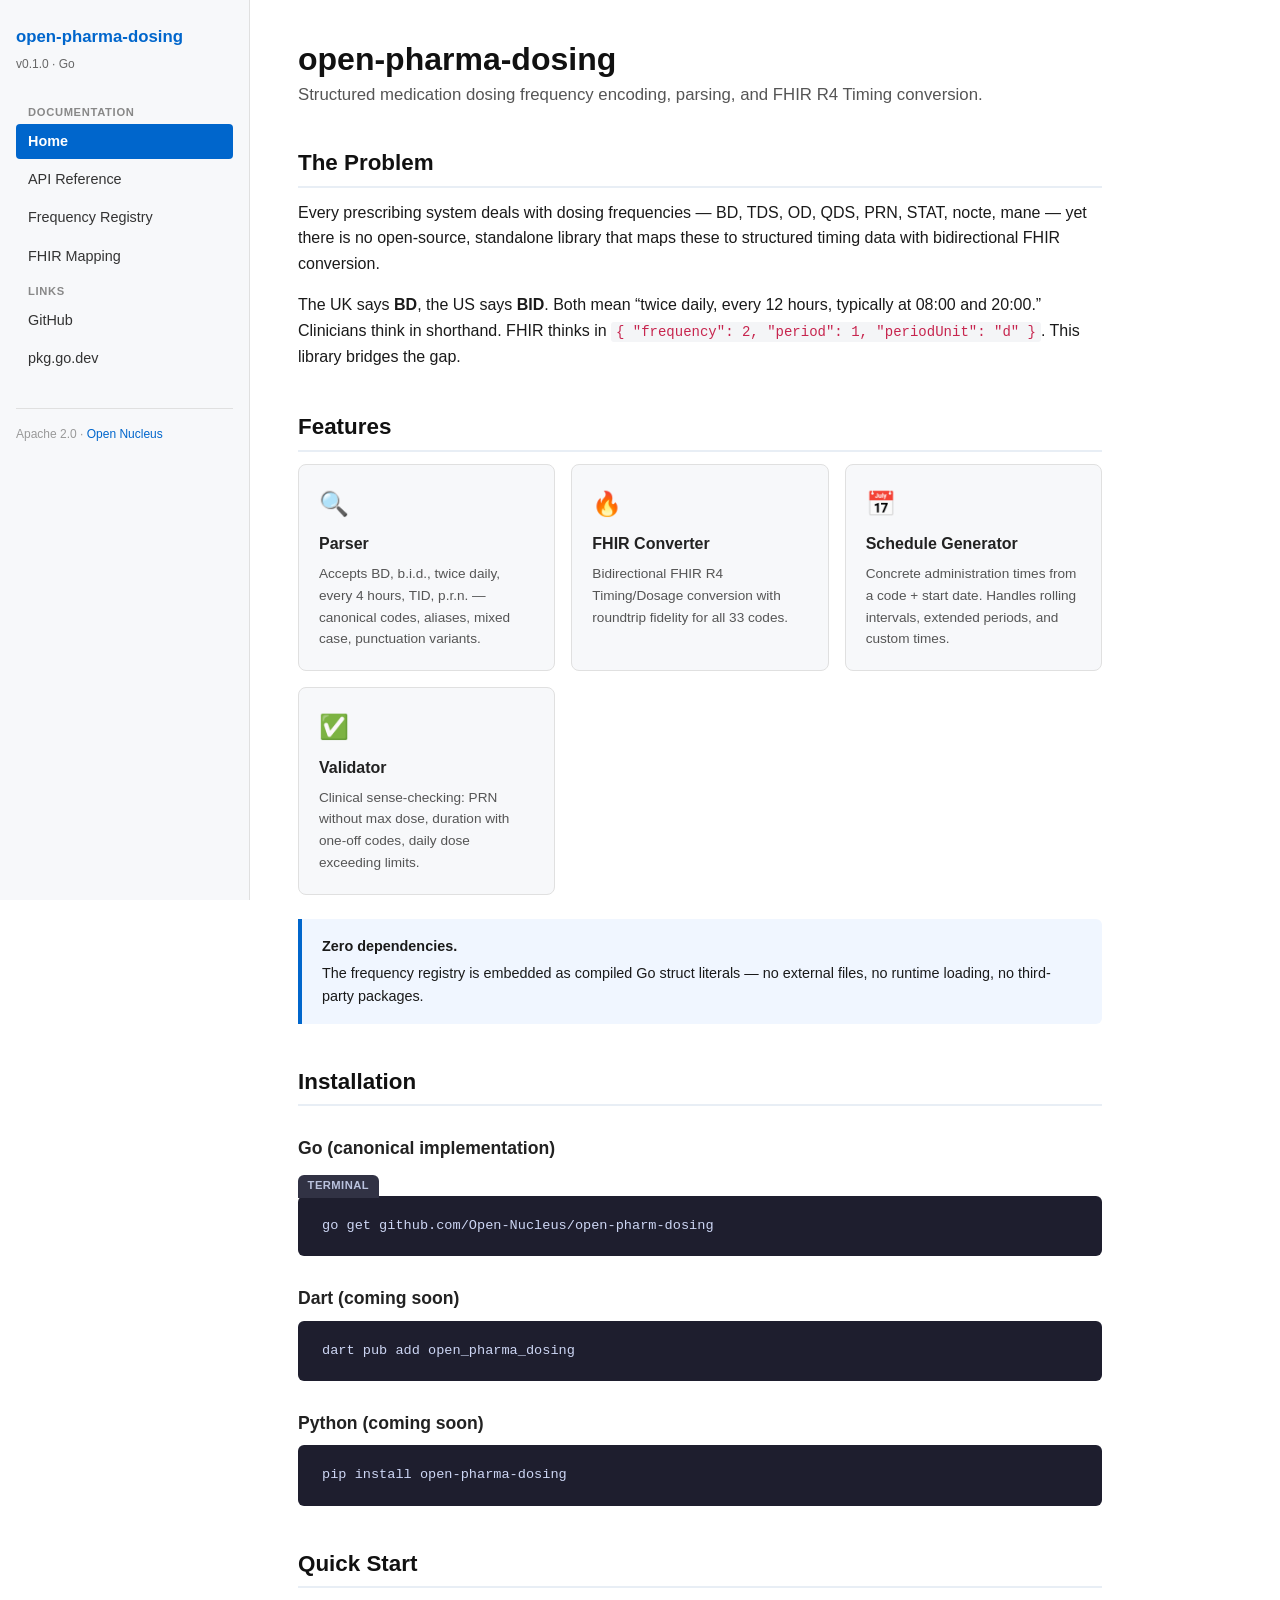
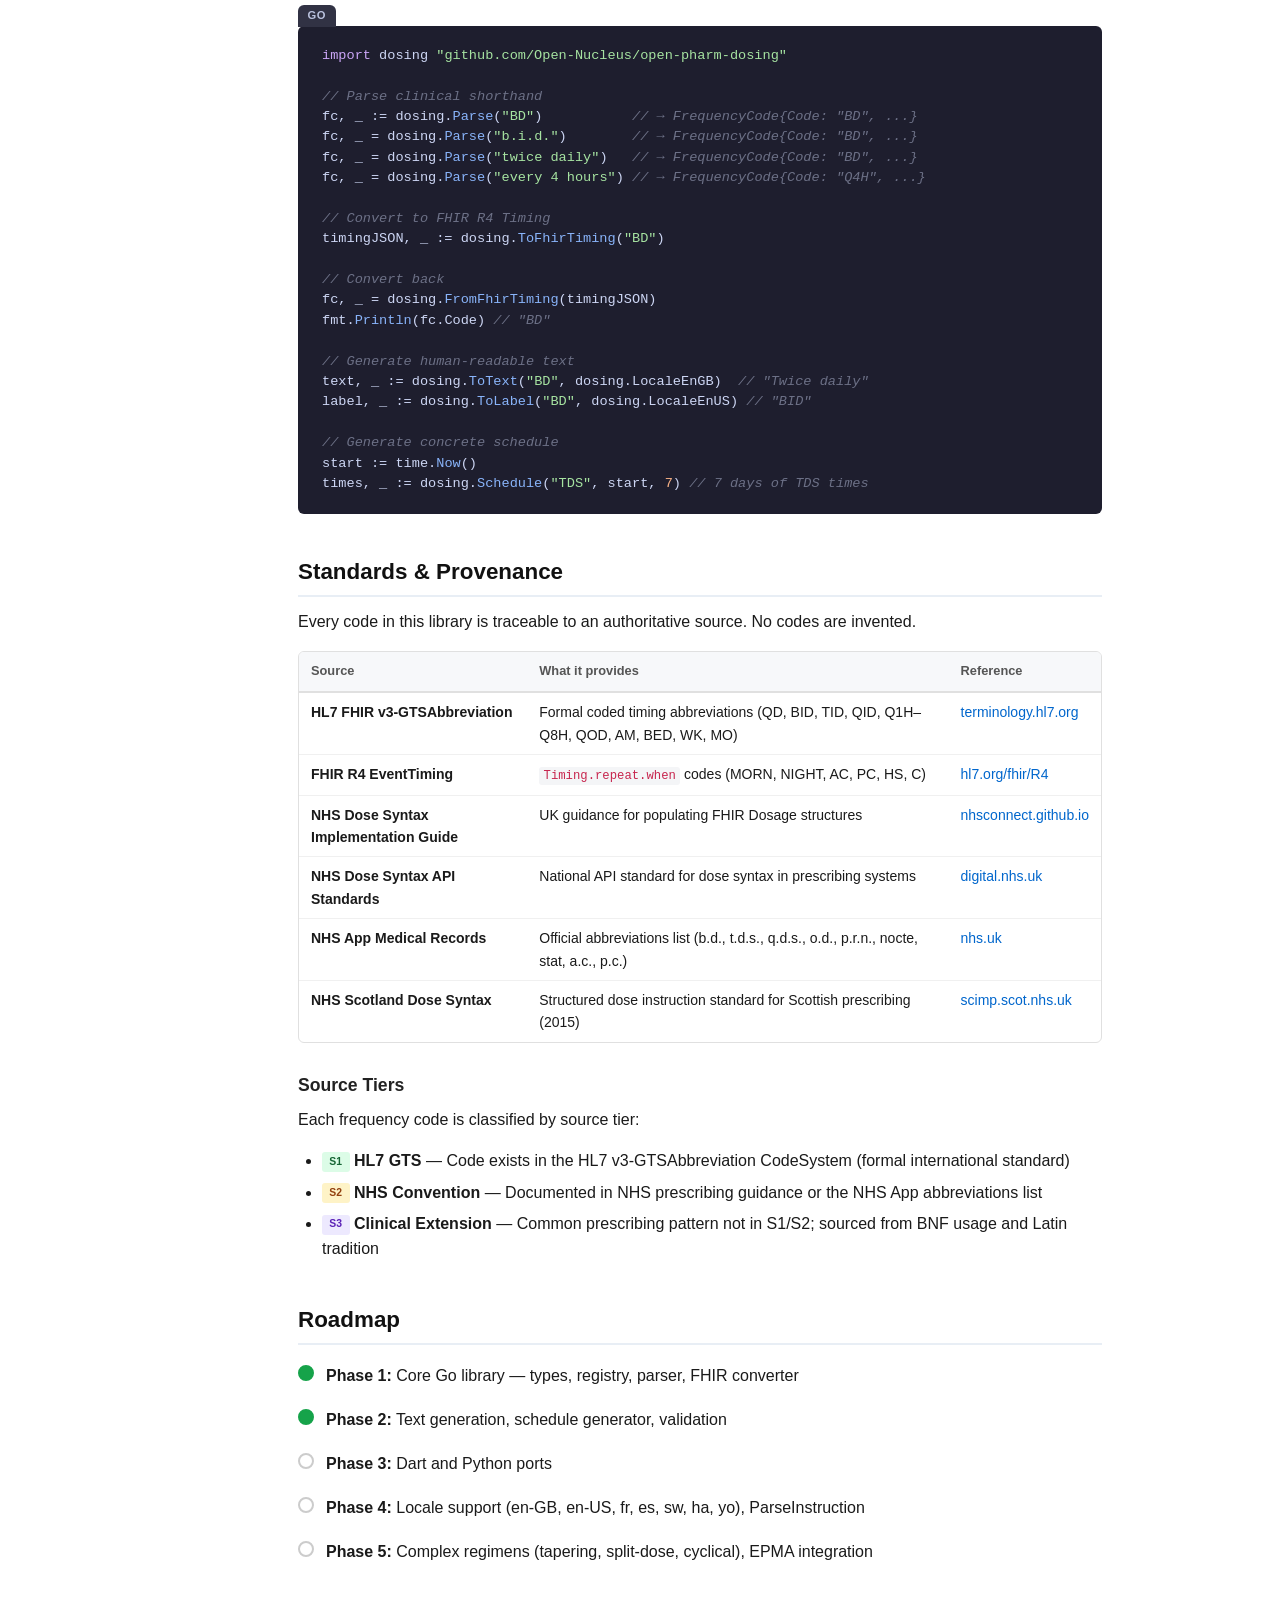
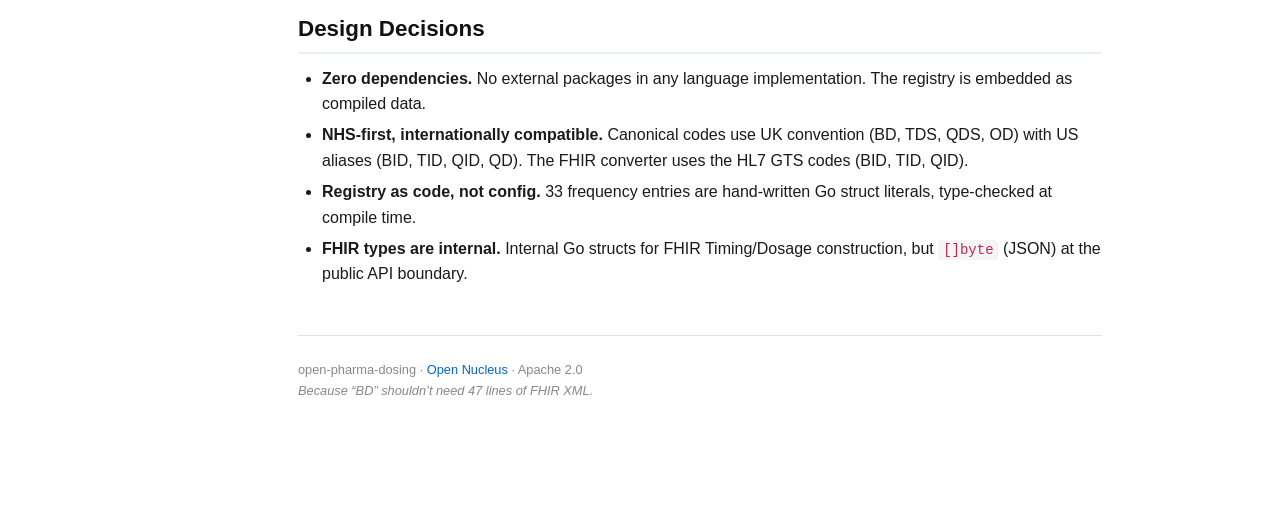
<file: docs/index.html>
<!DOCTYPE html>
<html lang="en">
<head>
  <meta charset="utf-8">
  <meta name="viewport" content="width=device-width, initial-scale=1">
  <title>open-pharma-dosing</title>
  <meta name="description" content="Zero-dependency library for structured medication dosing frequency encoding, parsing, and FHIR R4 Timing conversion.">
  <link rel="stylesheet" href="style.css">
</head>
<body>

<input type="checkbox" class="hamburger-toggle" id="menu-toggle">
<label class="hamburger-label" for="menu-toggle" aria-label="Toggle menu">&#9776;</label>
<div class="overlay" onclick="document.getElementById('menu-toggle').checked=false"></div>

<div class="page">

<!-- ── Sidebar ──────────────────────────────────────────────── -->
<aside class="sidebar">
  <a href="index.html" class="sidebar-brand">open-pharma-dosing</a>
  <span class="sidebar-version">v0.1.0 &middot; Go</span>
  <nav>
    <span class="nav-section">Documentation</span>
    <a href="index.html" class="active">Home</a>
    <a href="api.html">API Reference</a>
    <a href="registry.html">Frequency Registry</a>
    <a href="fhir.html">FHIR Mapping</a>
    <span class="nav-section">Links</span>
    <a href="https://github.com/Open-Nucleus/open-pharm-dosing">GitHub</a>
    <a href="https://pkg.go.dev/github.com/Open-Nucleus/open-pharm-dosing">pkg.go.dev</a>
  </nav>
  <div class="sidebar-footer">
    Apache 2.0 &middot; <a href="https://github.com/Open-Nucleus">Open Nucleus</a>
  </div>
</aside>

<!-- ── Main Content ────────────────────────────────────────── -->
<main class="main">

<h1>open-pharma-dosing
  <span class="subtitle">Structured medication dosing frequency encoding, parsing, and FHIR R4 Timing conversion.</span>
</h1>

<!-- Problem statement -->
<h2 id="problem">The Problem</h2>
<p>Every prescribing system deals with dosing frequencies &mdash; BD, TDS, OD, QDS, PRN, STAT, nocte, mane &mdash; yet there is no open-source, standalone library that maps these to structured timing data with bidirectional FHIR conversion.</p>
<p>The UK says <strong>BD</strong>, the US says <strong>BID</strong>. Both mean &ldquo;twice daily, every 12 hours, typically at 08:00 and 20:00.&rdquo; Clinicians think in shorthand. FHIR thinks in <code>{ "frequency": 2, "period": 1, "periodUnit": "d" }</code>. This library bridges the gap.</p>

<!-- Feature cards -->
<h2 id="features">Features</h2>
<div class="cards">
  <div class="card">
    <div class="card-icon">&#x1F50D;</div>
    <h3>Parser</h3>
    <p>Accepts BD, b.i.d., twice daily, every 4 hours, TID, p.r.n. &mdash; canonical codes, aliases, mixed case, punctuation variants.</p>
  </div>
  <div class="card">
    <div class="card-icon">&#x1F525;</div>
    <h3>FHIR Converter</h3>
    <p>Bidirectional FHIR R4 Timing/Dosage conversion with roundtrip fidelity for all 33 codes.</p>
  </div>
  <div class="card">
    <div class="card-icon">&#x1F4C5;</div>
    <h3>Schedule Generator</h3>
    <p>Concrete administration times from a code + start date. Handles rolling intervals, extended periods, and custom times.</p>
  </div>
  <div class="card">
    <div class="card-icon">&#x2705;</div>
    <h3>Validator</h3>
    <p>Clinical sense-checking: PRN without max dose, duration with one-off codes, daily dose exceeding limits.</p>
  </div>
</div>

<div class="callout">
  <strong>Zero dependencies.</strong>
  The frequency registry is embedded as compiled Go struct literals &mdash; no external files, no runtime loading, no third-party packages.
</div>

<!-- Installation -->
<h2 id="install">Installation</h2>

<h3>Go (canonical implementation)</h3>
<div class="code-label">Terminal</div>
<pre><code>go get github.com/Open-Nucleus/open-pharm-dosing</code></pre>

<h3>Dart (coming soon)</h3>
<pre><code>dart pub add open_pharma_dosing</code></pre>

<h3>Python (coming soon)</h3>
<pre><code>pip install open-pharma-dosing</code></pre>

<!-- Quick example -->
<h2 id="quickstart">Quick Start</h2>

<div class="code-label">Go</div>
<pre><code><span class="kw">import</span> dosing <span class="str">"github.com/Open-Nucleus/open-pharm-dosing"</span>

<span class="cmt">// Parse clinical shorthand</span>
fc, _ := dosing.<span class="fn">Parse</span>(<span class="str">"BD"</span>)           <span class="cmt">// &rarr; FrequencyCode{Code: "BD", ...}</span>
fc, _ = dosing.<span class="fn">Parse</span>(<span class="str">"b.i.d."</span>)        <span class="cmt">// &rarr; FrequencyCode{Code: "BD", ...}</span>
fc, _ = dosing.<span class="fn">Parse</span>(<span class="str">"twice daily"</span>)   <span class="cmt">// &rarr; FrequencyCode{Code: "BD", ...}</span>
fc, _ = dosing.<span class="fn">Parse</span>(<span class="str">"every 4 hours"</span>) <span class="cmt">// &rarr; FrequencyCode{Code: "Q4H", ...}</span>

<span class="cmt">// Convert to FHIR R4 Timing</span>
timingJSON, _ := dosing.<span class="fn">ToFhirTiming</span>(<span class="str">"BD"</span>)

<span class="cmt">// Convert back</span>
fc, _ = dosing.<span class="fn">FromFhirTiming</span>(timingJSON)
fmt.<span class="fn">Println</span>(fc.Code) <span class="cmt">// "BD"</span>

<span class="cmt">// Generate human-readable text</span>
text, _ := dosing.<span class="fn">ToText</span>(<span class="str">"BD"</span>, dosing.LocaleEnGB)  <span class="cmt">// "Twice daily"</span>
label, _ := dosing.<span class="fn">ToLabel</span>(<span class="str">"BD"</span>, dosing.LocaleEnUS) <span class="cmt">// "BID"</span>

<span class="cmt">// Generate concrete schedule</span>
start := time.<span class="fn">Now</span>()
times, _ := dosing.<span class="fn">Schedule</span>(<span class="str">"TDS"</span>, start, <span class="num">7</span>) <span class="cmt">// 7 days of TDS times</span>
</code></pre>

<!-- Standards & Provenance -->
<h2 id="standards">Standards &amp; Provenance</h2>
<p>Every code in this library is traceable to an authoritative source. No codes are invented.</p>

<div class="table-wrap">
<table>
  <thead>
    <tr><th>Source</th><th>What it provides</th><th>Reference</th></tr>
  </thead>
  <tbody>
    <tr>
      <td><strong>HL7 FHIR v3-GTSAbbreviation</strong></td>
      <td>Formal coded timing abbreviations (QD, BID, TID, QID, Q1H&ndash;Q8H, QOD, AM, BED, WK, MO)</td>
      <td><a href="https://terminology.hl7.org/6.5.0/CodeSystem-v3-GTSAbbreviation.html">terminology.hl7.org</a></td>
    </tr>
    <tr>
      <td><strong>FHIR R4 EventTiming</strong></td>
      <td><code>Timing.repeat.when</code> codes (MORN, NIGHT, AC, PC, HS, C)</td>
      <td><a href="https://hl7.org/fhir/R4/valueset-event-timing.html">hl7.org/fhir/R4</a></td>
    </tr>
    <tr>
      <td><strong>NHS Dose Syntax Implementation Guide</strong></td>
      <td>UK guidance for populating FHIR Dosage structures</td>
      <td><a href="https://nhsconnect.github.io/Dose-Syntax-Implementation/">nhsconnect.github.io</a></td>
    </tr>
    <tr>
      <td><strong>NHS Dose Syntax API Standards</strong></td>
      <td>National API standard for dose syntax in prescribing systems</td>
      <td><a href="https://digital.nhs.uk/developer/api-catalogue/dose-syntax-standards">digital.nhs.uk</a></td>
    </tr>
    <tr>
      <td><strong>NHS App Medical Records</strong></td>
      <td>Official abbreviations list (b.d., t.d.s., q.d.s., o.d., p.r.n., nocte, stat, a.c., p.c.)</td>
      <td><a href="https://www.nhs.uk/nhs-app/help/health-records-in-the-nhs-app/abbreviations-commonly-found-in-medical-records/">nhs.uk</a></td>
    </tr>
    <tr>
      <td><strong>NHS Scotland Dose Syntax</strong></td>
      <td>Structured dose instruction standard for Scottish prescribing (2015)</td>
      <td><a href="https://www.scimp.scot.nhs.uk/nhs-dose-syntax-recommendations-2015">scimp.scot.nhs.uk</a></td>
    </tr>
  </tbody>
</table>
</div>

<h3 id="source-tiers">Source Tiers</h3>
<p>Each frequency code is classified by source tier:</p>
<ul>
  <li><span class="badge badge-s1">S1</span> <strong>HL7 GTS</strong> &mdash; Code exists in the HL7 v3-GTSAbbreviation CodeSystem (formal international standard)</li>
  <li><span class="badge badge-s2">S2</span> <strong>NHS Convention</strong> &mdash; Documented in NHS prescribing guidance or the NHS App abbreviations list</li>
  <li><span class="badge badge-s3">S3</span> <strong>Clinical Extension</strong> &mdash; Common prescribing pattern not in S1/S2; sourced from BNF usage and Latin tradition</li>
</ul>

<!-- Roadmap -->
<h2 id="roadmap">Roadmap</h2>
<ul class="roadmap">
  <li class="done"><strong>Phase 1:</strong> Core Go library &mdash; types, registry, parser, FHIR converter</li>
  <li class="done"><strong>Phase 2:</strong> Text generation, schedule generator, validation</li>
  <li><strong>Phase 3:</strong> Dart and Python ports</li>
  <li><strong>Phase 4:</strong> Locale support (en-GB, en-US, fr, es, sw, ha, yo), ParseInstruction</li>
  <li><strong>Phase 5:</strong> Complex regimens (tapering, split-dose, cyclical), EPMA integration</li>
</ul>

<!-- Design decisions -->
<h2 id="design">Design Decisions</h2>
<ul>
  <li><strong>Zero dependencies.</strong> No external packages in any language implementation. The registry is embedded as compiled data.</li>
  <li><strong>NHS-first, internationally compatible.</strong> Canonical codes use UK convention (BD, TDS, QDS, OD) with US aliases (BID, TID, QID, QD). The FHIR converter uses the HL7 GTS codes (BID, TID, QID).</li>
  <li><strong>Registry as code, not config.</strong> 33 frequency entries are hand-written Go struct literals, type-checked at compile time.</li>
  <li><strong>FHIR types are internal.</strong> Internal Go structs for FHIR Timing/Dosage construction, but <code>[]byte</code> (JSON) at the public API boundary.</li>
</ul>

<div class="page-footer">
  open-pharma-dosing &middot; <a href="https://github.com/Open-Nucleus">Open Nucleus</a> &middot; Apache 2.0<br>
  <em>Because &ldquo;BD&rdquo; shouldn&rsquo;t need 47 lines of FHIR XML.</em>
</div>

</main>
</div>
</body>
</html>
</file>
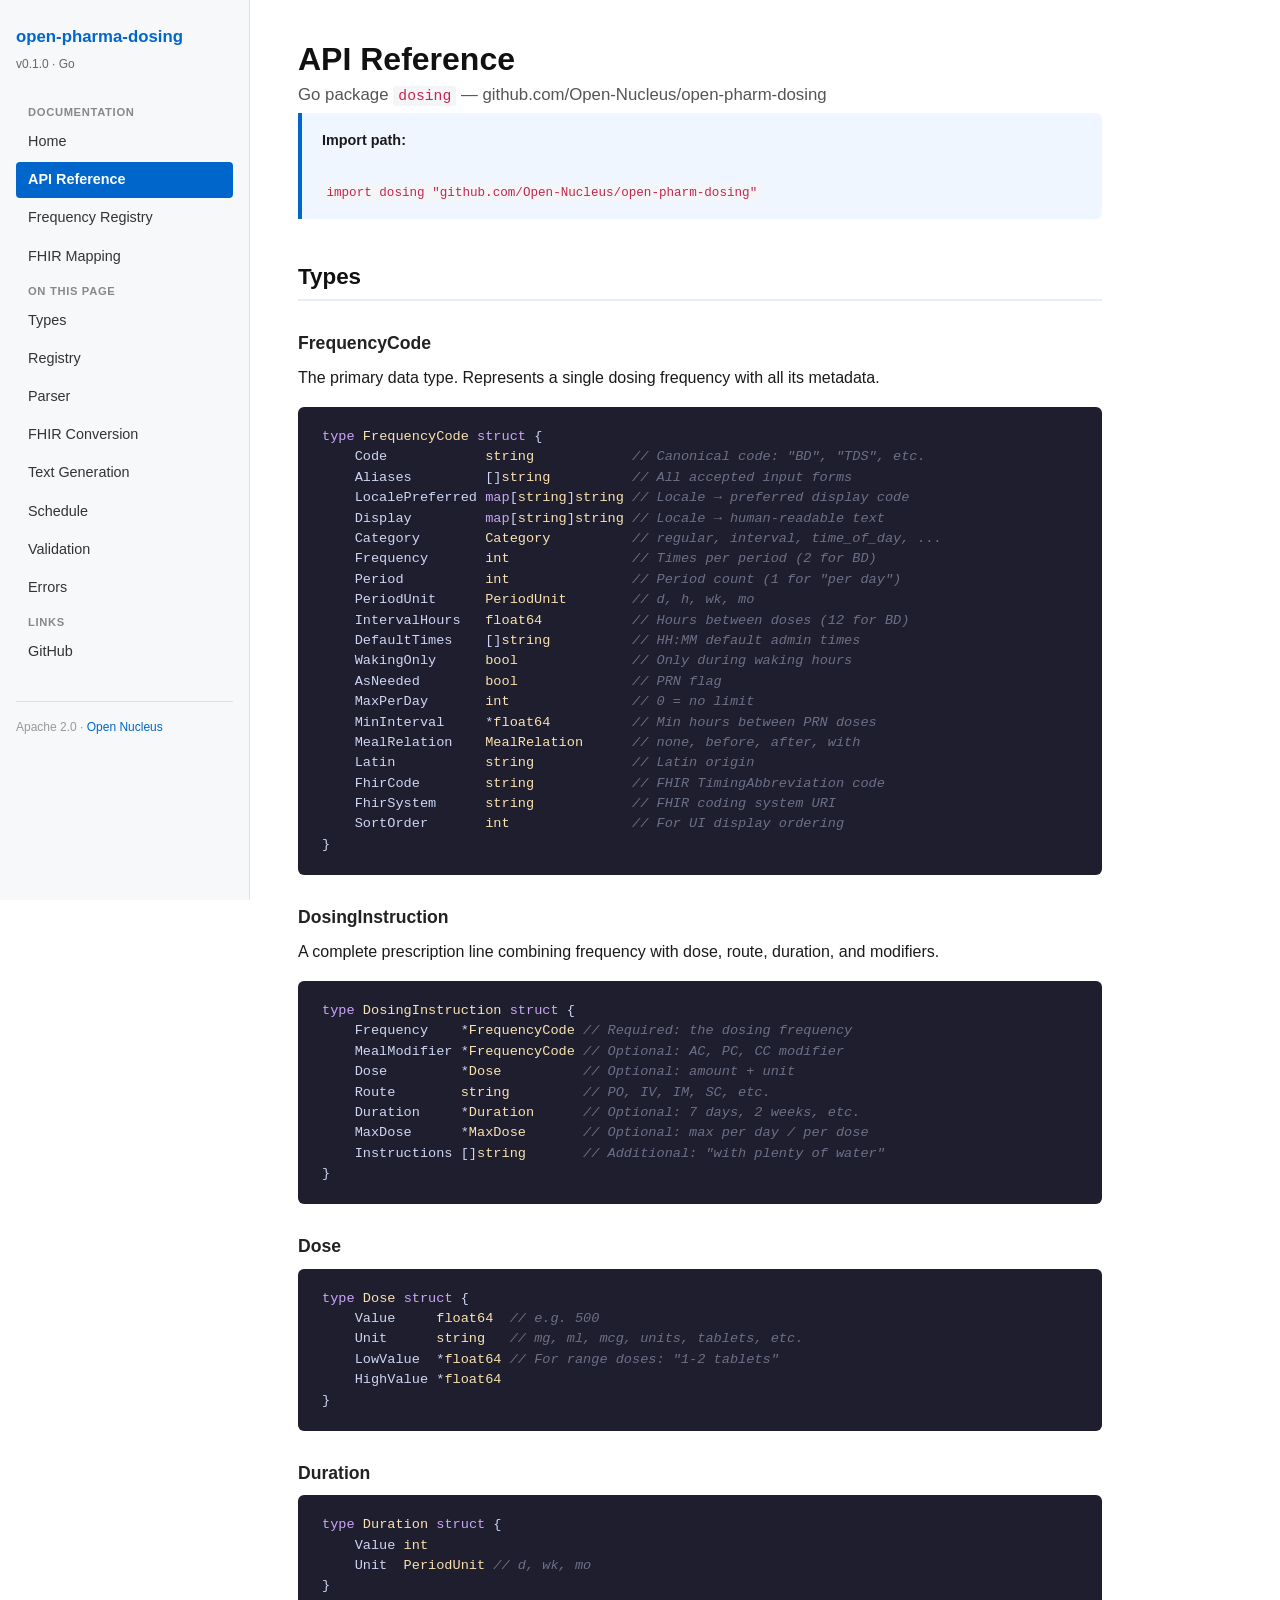
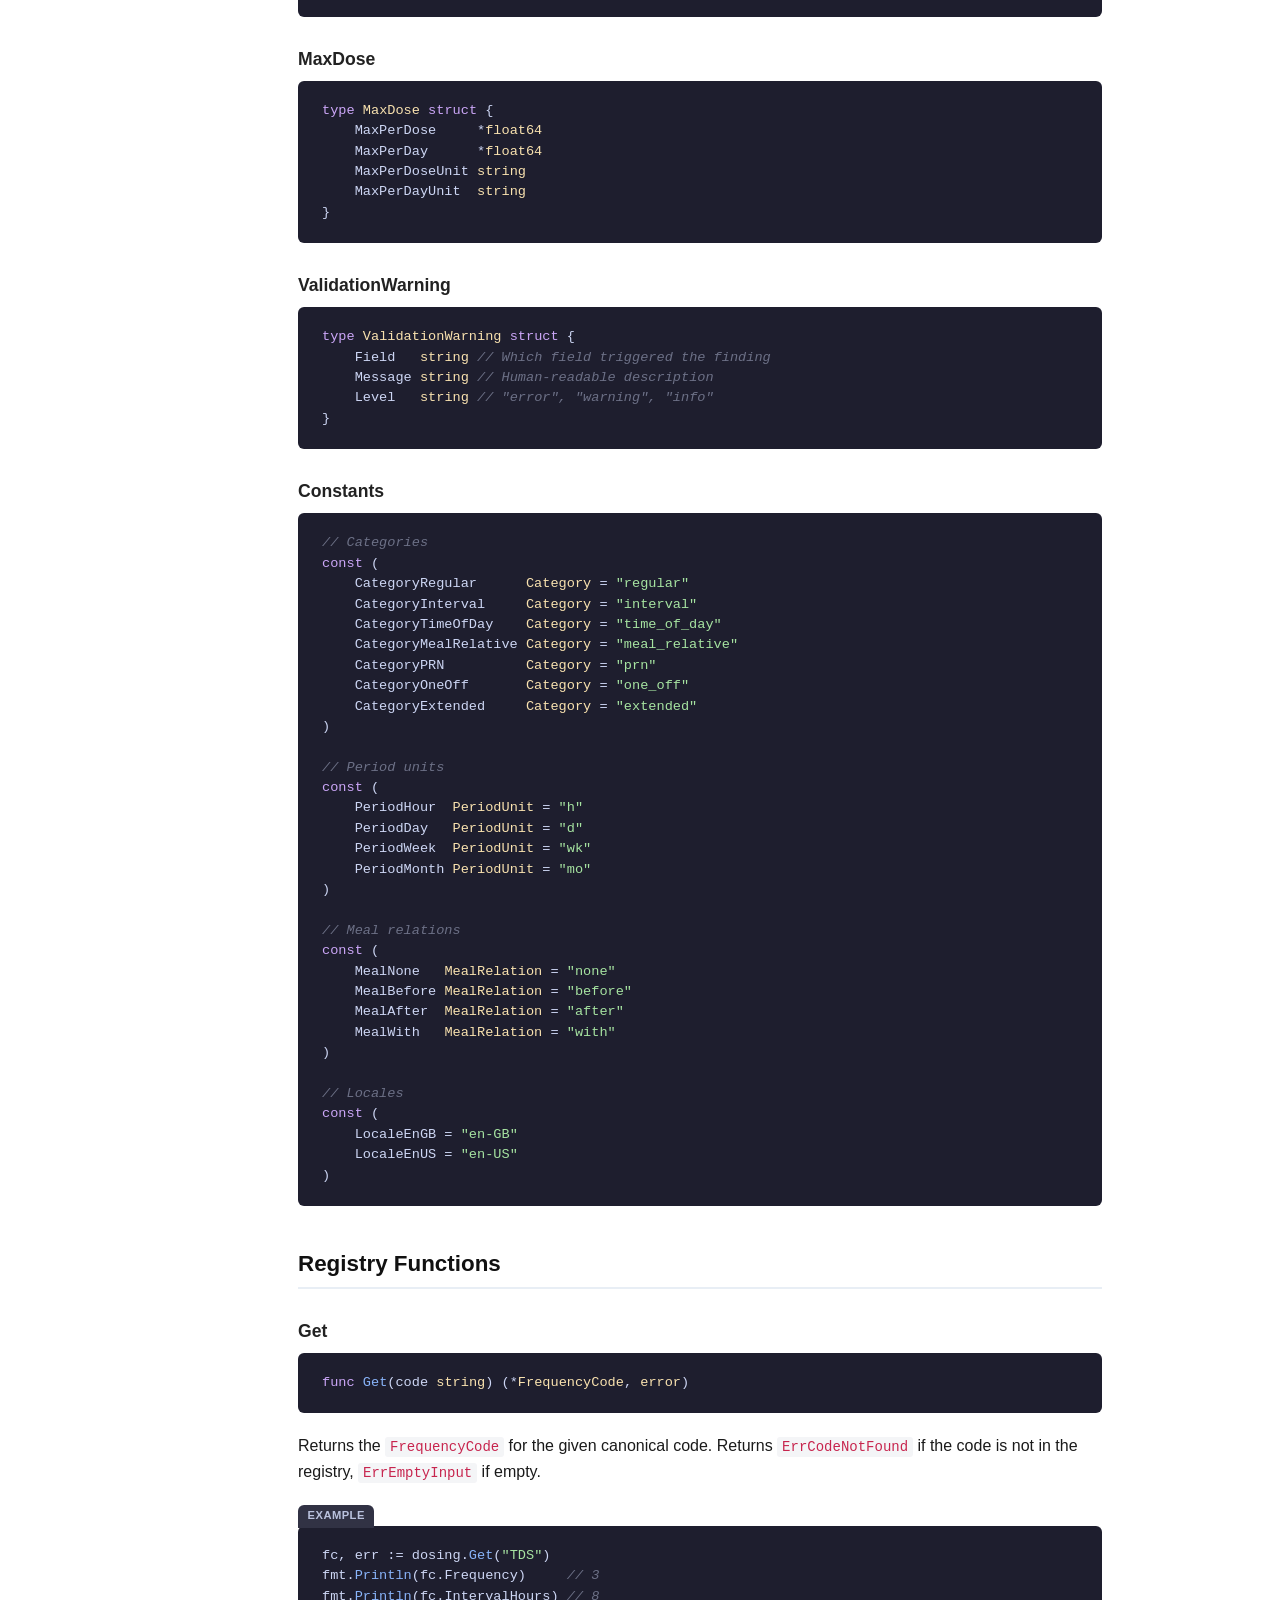
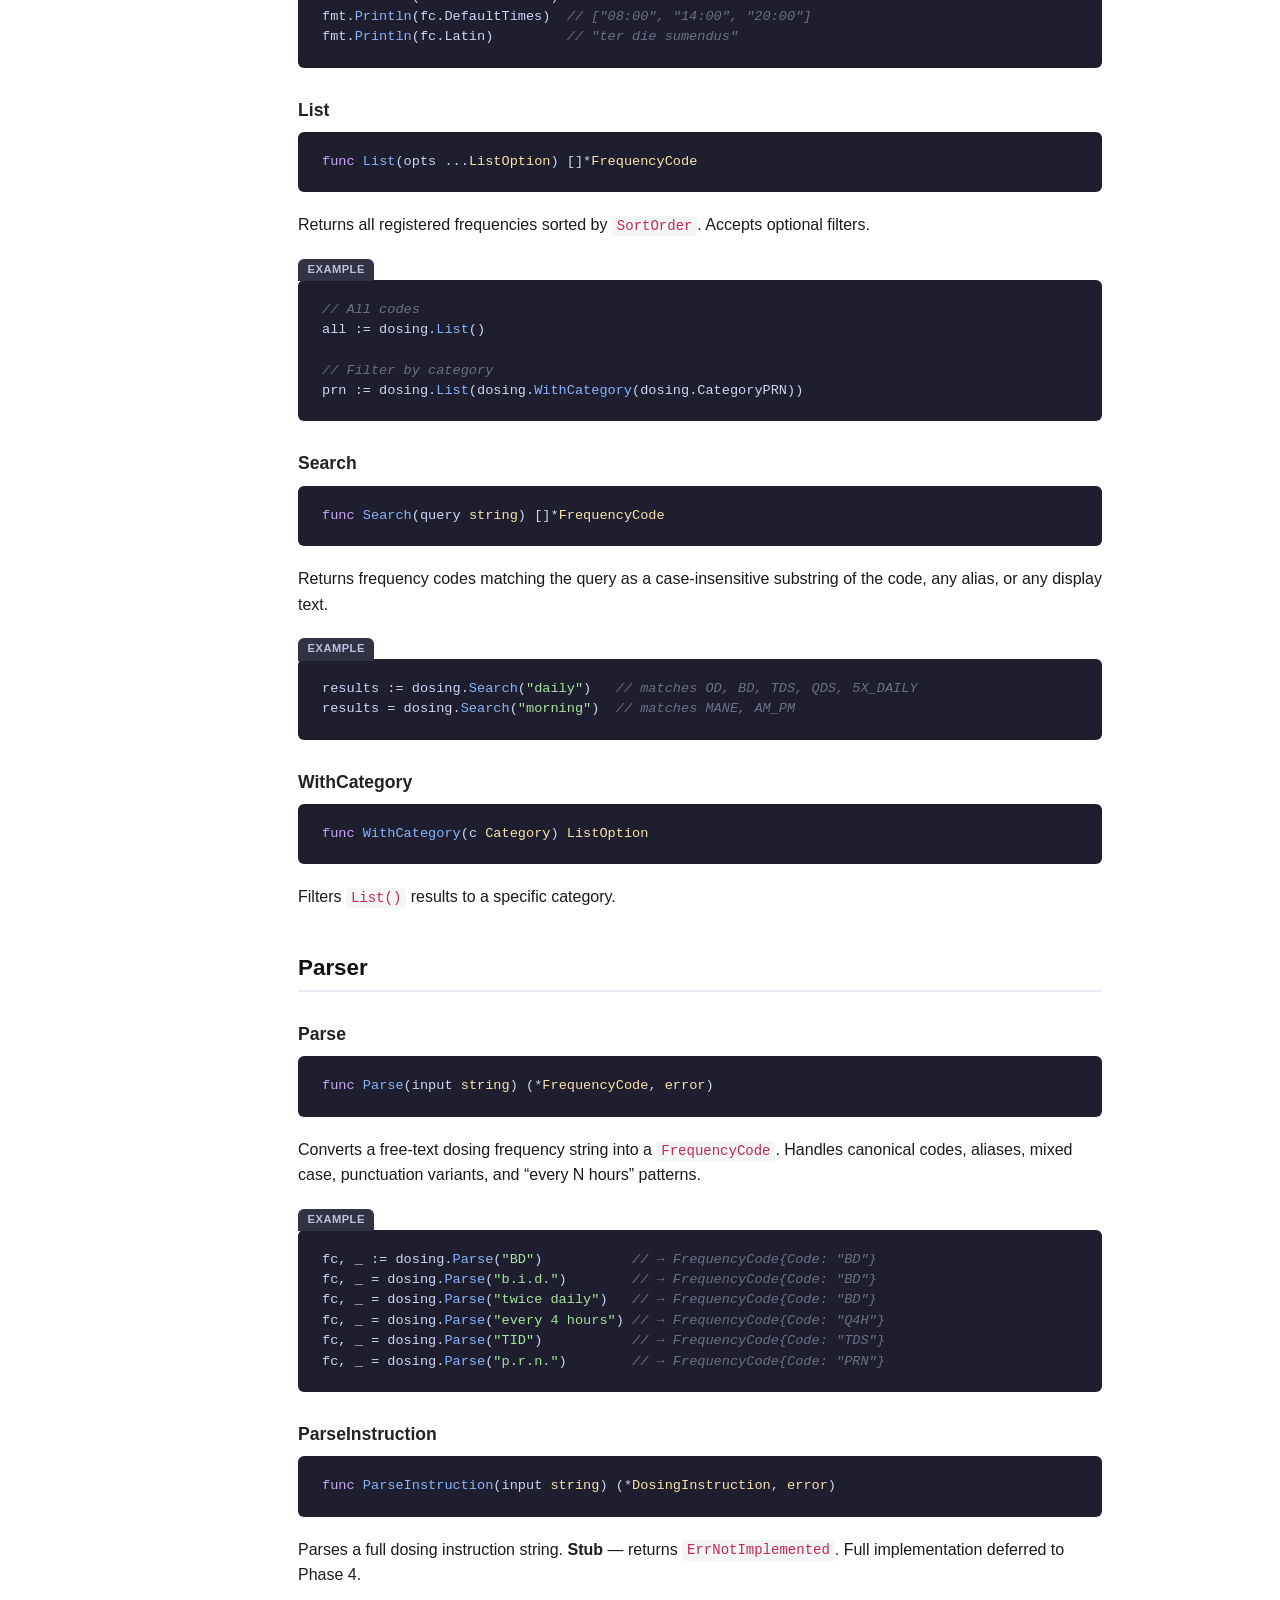
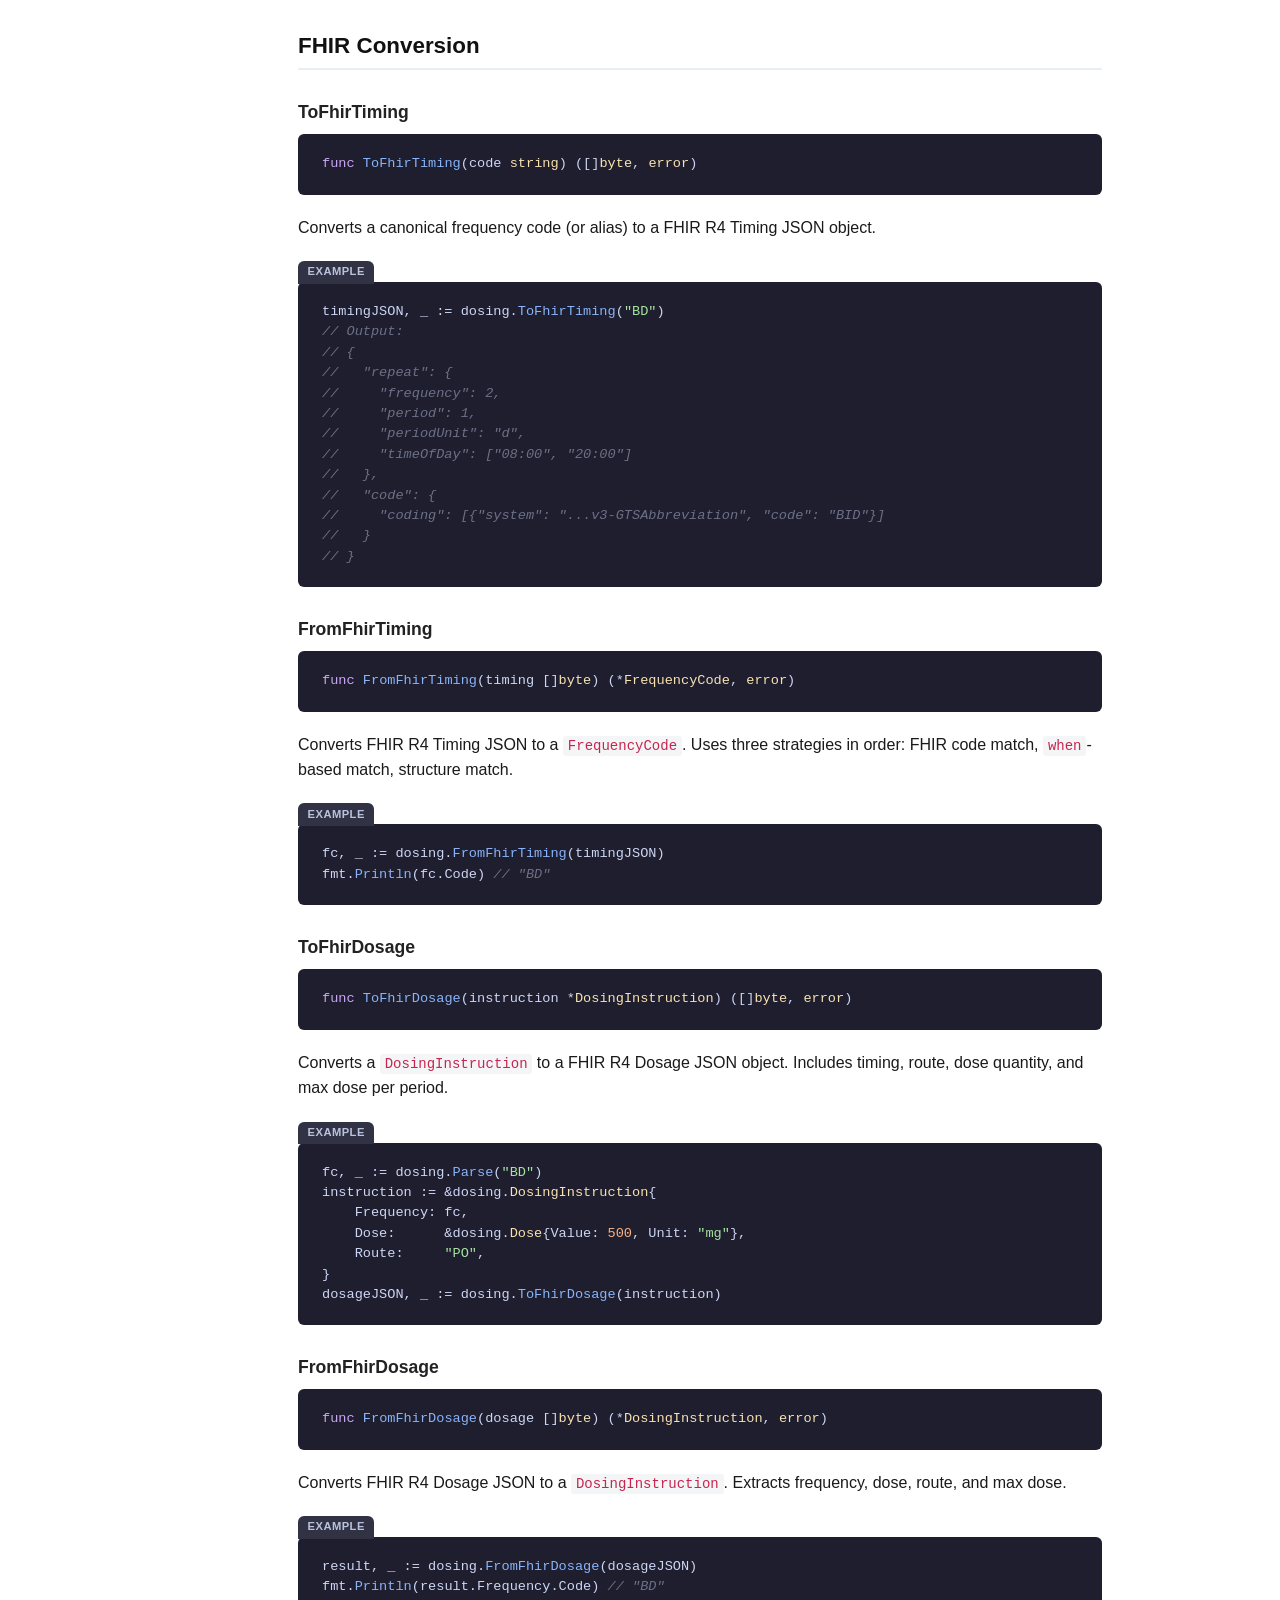
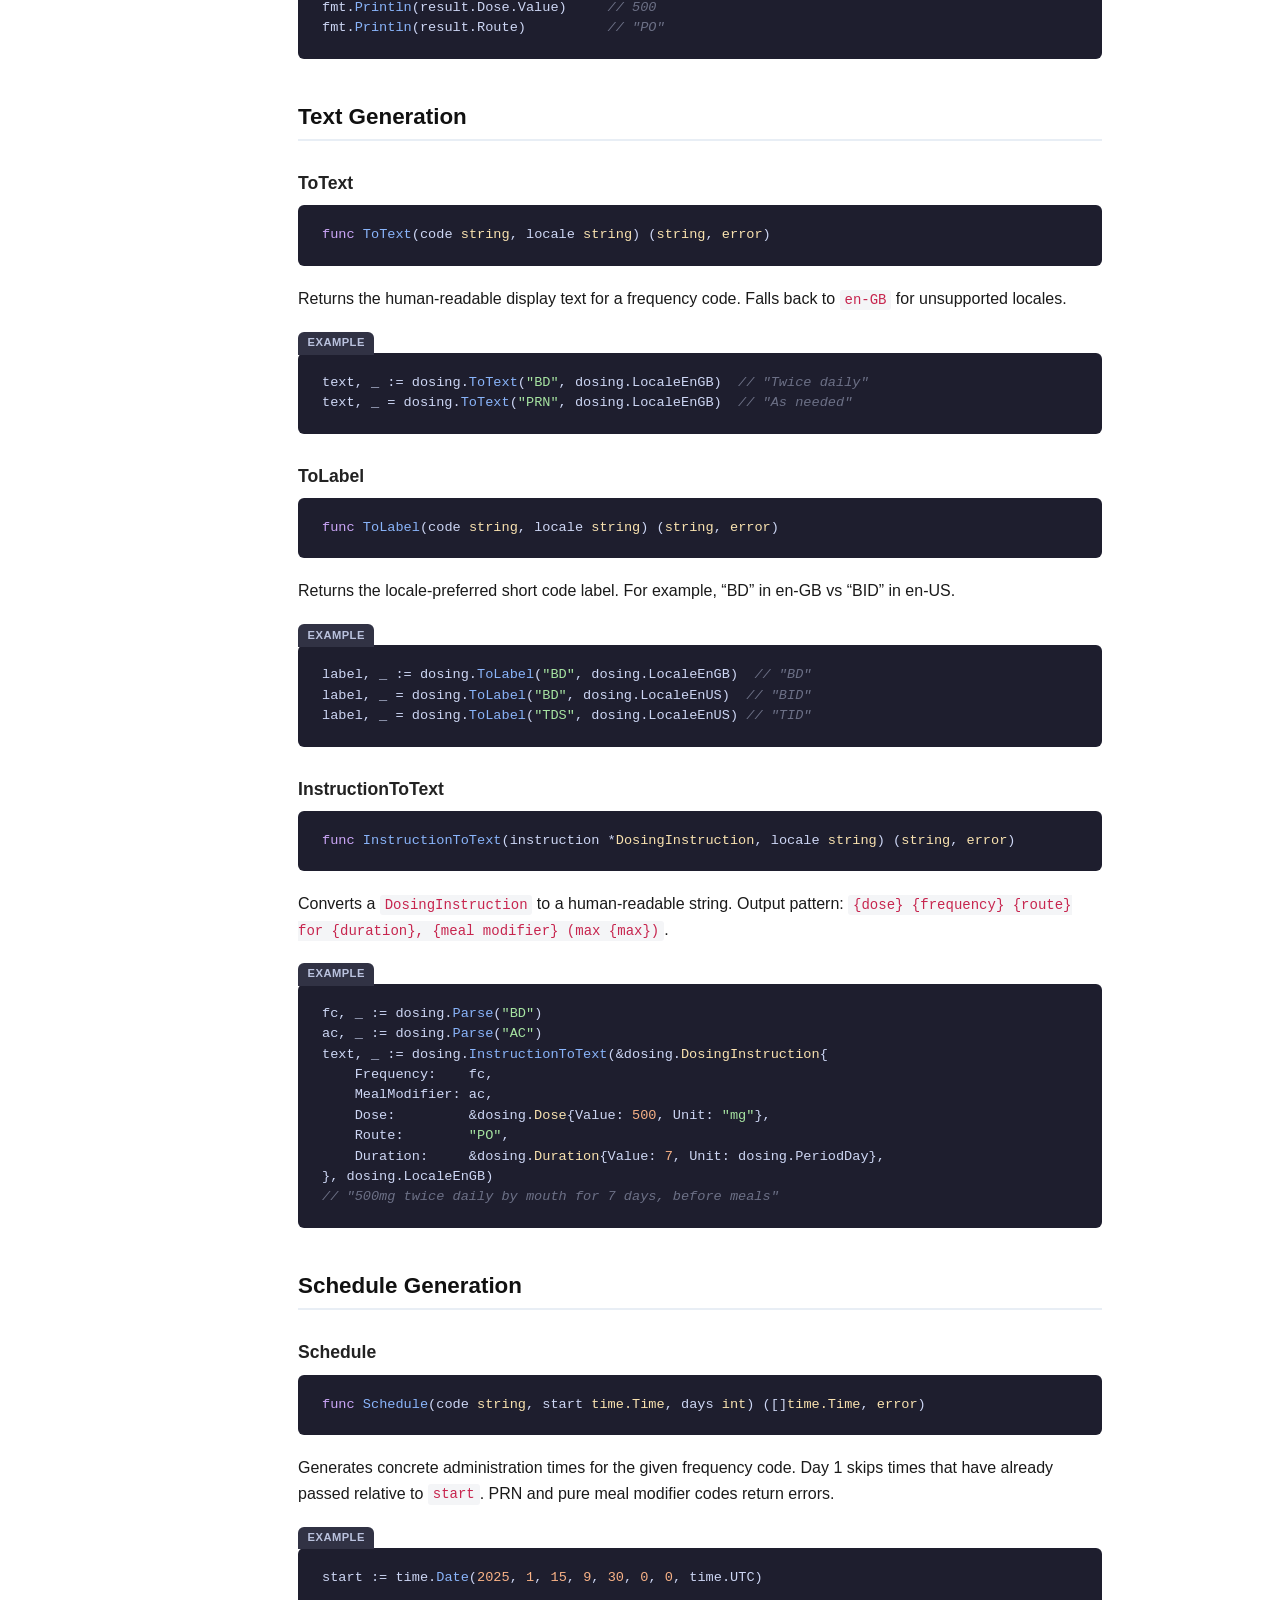
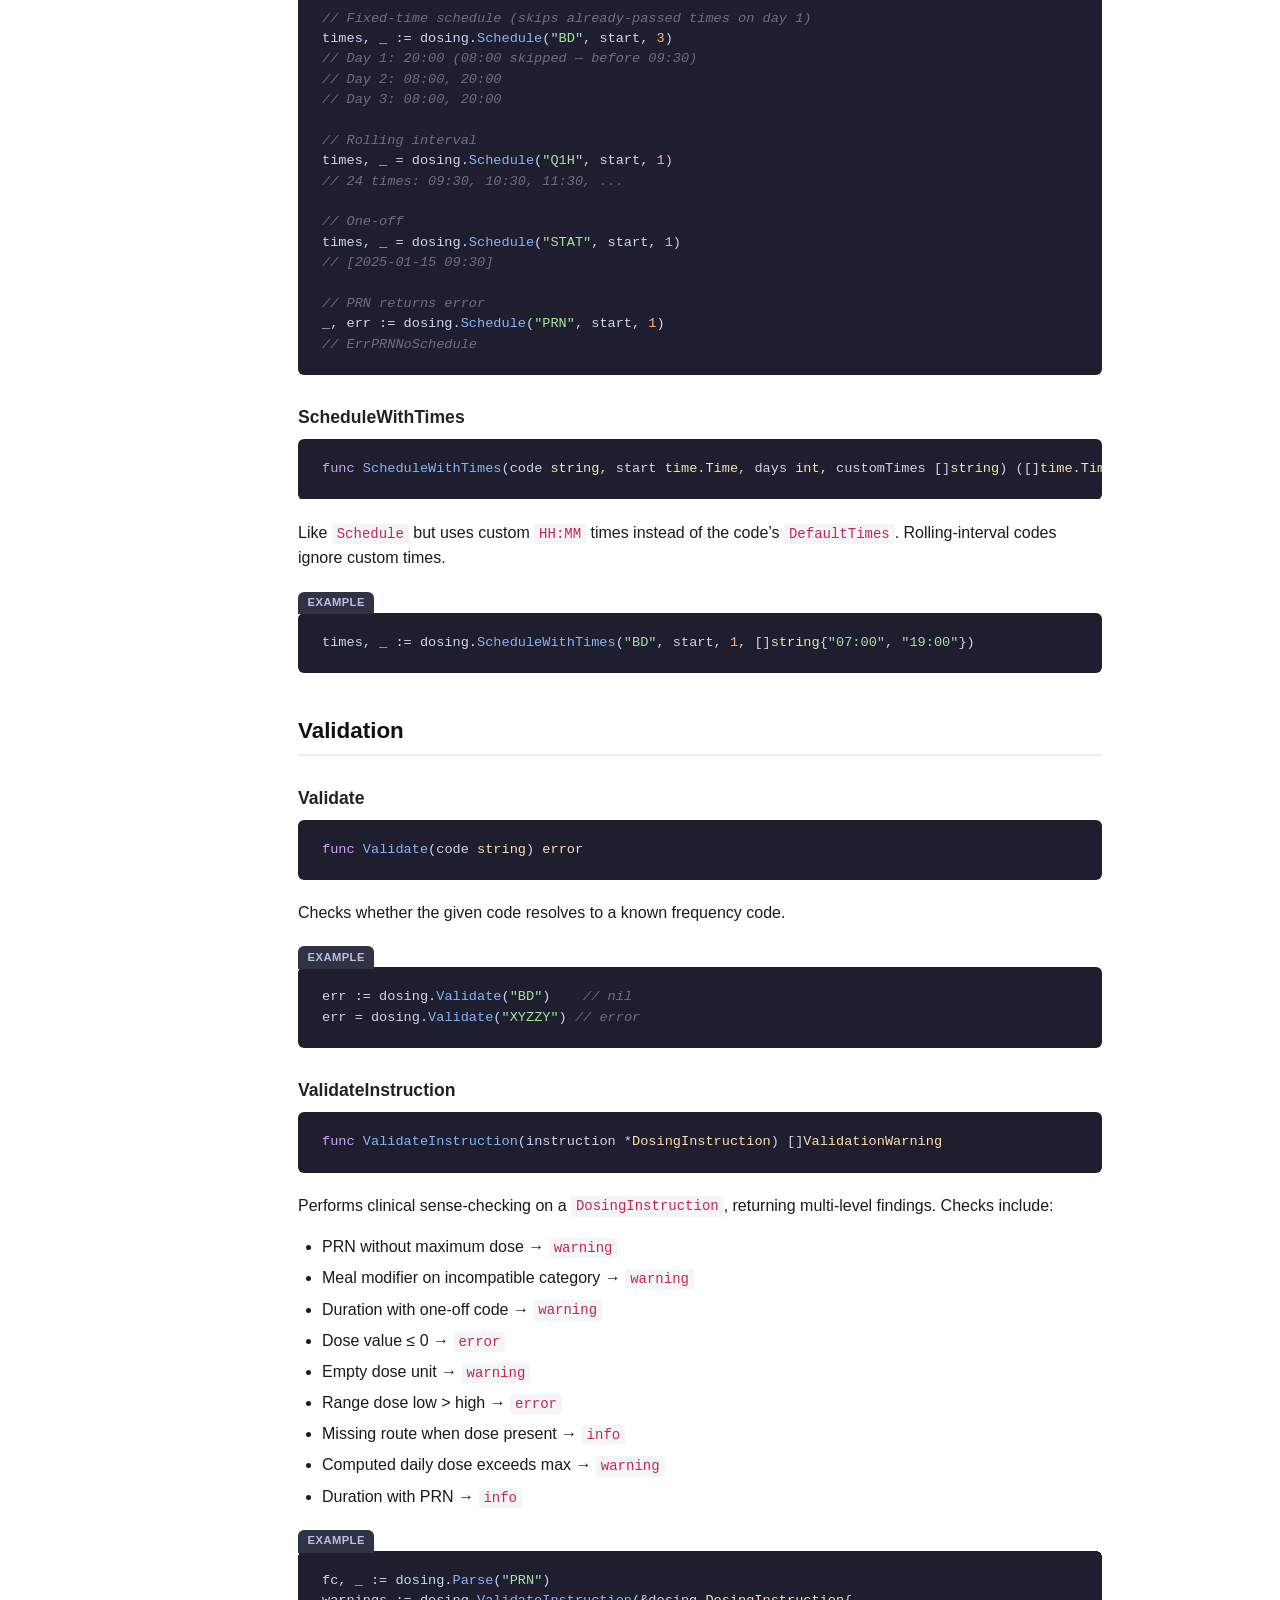
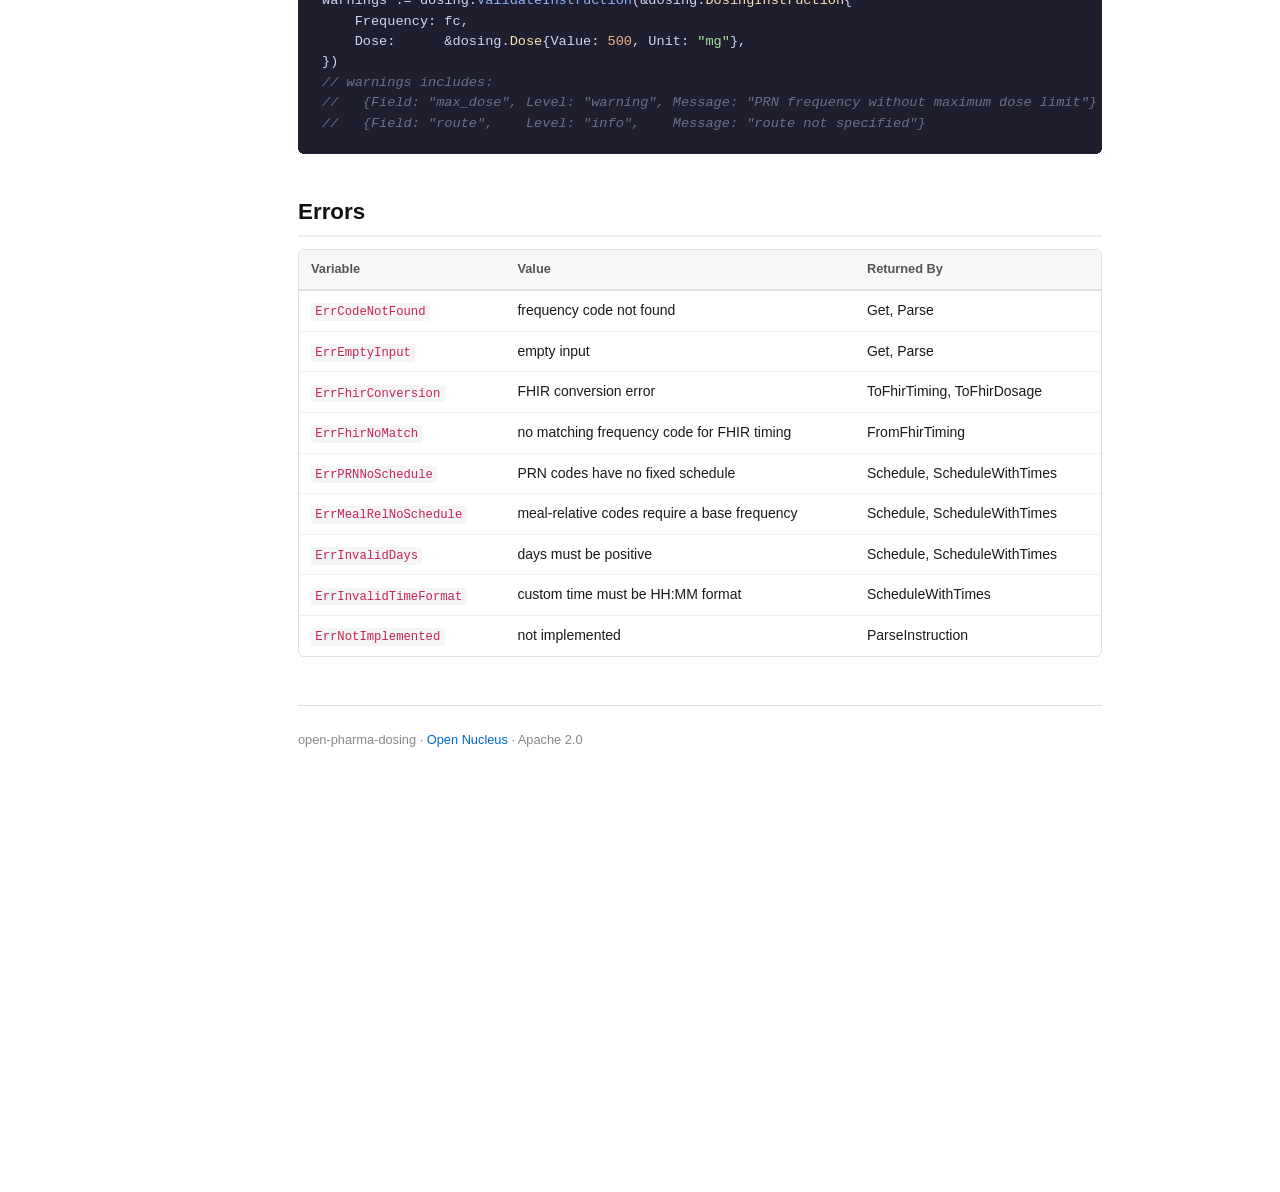
<file: docs/api.html>
<!DOCTYPE html>
<html lang="en">
<head>
  <meta charset="utf-8">
  <meta name="viewport" content="width=device-width, initial-scale=1">
  <title>API Reference &mdash; open-pharma-dosing</title>
  <meta name="description" content="Complete API reference for the open-pharma-dosing Go library: types, functions, and error handling.">
  <link rel="stylesheet" href="style.css">
</head>
<body>

<input type="checkbox" class="hamburger-toggle" id="menu-toggle">
<label class="hamburger-label" for="menu-toggle" aria-label="Toggle menu">&#9776;</label>
<div class="overlay" onclick="document.getElementById('menu-toggle').checked=false"></div>

<div class="page">

<aside class="sidebar">
  <a href="index.html" class="sidebar-brand">open-pharma-dosing</a>
  <span class="sidebar-version">v0.1.0 &middot; Go</span>
  <nav>
    <span class="nav-section">Documentation</span>
    <a href="index.html">Home</a>
    <a href="api.html" class="active">API Reference</a>
    <a href="registry.html">Frequency Registry</a>
    <a href="fhir.html">FHIR Mapping</a>
    <span class="nav-section">On this page</span>
    <a href="#types">Types</a>
    <a href="#registry-funcs">Registry</a>
    <a href="#parser">Parser</a>
    <a href="#fhir">FHIR Conversion</a>
    <a href="#text">Text Generation</a>
    <a href="#schedule">Schedule</a>
    <a href="#validate">Validation</a>
    <a href="#errors">Errors</a>
    <span class="nav-section">Links</span>
    <a href="https://github.com/Open-Nucleus/open-pharm-dosing">GitHub</a>
  </nav>
  <div class="sidebar-footer">
    Apache 2.0 &middot; <a href="https://github.com/Open-Nucleus">Open Nucleus</a>
  </div>
</aside>

<main class="main">

<h1>API Reference
  <span class="subtitle">Go package <code>dosing</code> &mdash; github.com/Open-Nucleus/open-pharm-dosing</span>
</h1>

<div class="callout">
  <strong>Import path:</strong><br>
  <code>import dosing "github.com/Open-Nucleus/open-pharm-dosing"</code>
</div>

<!-- ── Types ────────────────────────────────────────────────── -->
<h2 id="types">Types</h2>

<h3 id="frequencycode">FrequencyCode</h3>
<p>The primary data type. Represents a single dosing frequency with all its metadata.</p>

<pre><code><span class="kw">type</span> <span class="typ">FrequencyCode</span> <span class="kw">struct</span> {
    Code            <span class="typ">string</span>            <span class="cmt">// Canonical code: "BD", "TDS", etc.</span>
    Aliases         []<span class="typ">string</span>          <span class="cmt">// All accepted input forms</span>
    LocalePreferred <span class="kw">map</span>[<span class="typ">string</span>]<span class="typ">string</span> <span class="cmt">// Locale &rarr; preferred display code</span>
    Display         <span class="kw">map</span>[<span class="typ">string</span>]<span class="typ">string</span> <span class="cmt">// Locale &rarr; human-readable text</span>
    Category        <span class="typ">Category</span>          <span class="cmt">// regular, interval, time_of_day, ...</span>
    Frequency       <span class="typ">int</span>               <span class="cmt">// Times per period (2 for BD)</span>
    Period          <span class="typ">int</span>               <span class="cmt">// Period count (1 for "per day")</span>
    PeriodUnit      <span class="typ">PeriodUnit</span>        <span class="cmt">// d, h, wk, mo</span>
    IntervalHours   <span class="typ">float64</span>           <span class="cmt">// Hours between doses (12 for BD)</span>
    DefaultTimes    []<span class="typ">string</span>          <span class="cmt">// HH:MM default admin times</span>
    WakingOnly      <span class="typ">bool</span>              <span class="cmt">// Only during waking hours</span>
    AsNeeded        <span class="typ">bool</span>              <span class="cmt">// PRN flag</span>
    MaxPerDay       <span class="typ">int</span>               <span class="cmt">// 0 = no limit</span>
    MinInterval     *<span class="typ">float64</span>          <span class="cmt">// Min hours between PRN doses</span>
    MealRelation    <span class="typ">MealRelation</span>      <span class="cmt">// none, before, after, with</span>
    Latin           <span class="typ">string</span>            <span class="cmt">// Latin origin</span>
    FhirCode        <span class="typ">string</span>            <span class="cmt">// FHIR TimingAbbreviation code</span>
    FhirSystem      <span class="typ">string</span>            <span class="cmt">// FHIR coding system URI</span>
    SortOrder       <span class="typ">int</span>               <span class="cmt">// For UI display ordering</span>
}</code></pre>

<h3 id="dosinginstruction">DosingInstruction</h3>
<p>A complete prescription line combining frequency with dose, route, duration, and modifiers.</p>

<pre><code><span class="kw">type</span> <span class="typ">DosingInstruction</span> <span class="kw">struct</span> {
    Frequency    *<span class="typ">FrequencyCode</span> <span class="cmt">// Required: the dosing frequency</span>
    MealModifier *<span class="typ">FrequencyCode</span> <span class="cmt">// Optional: AC, PC, CC modifier</span>
    Dose         *<span class="typ">Dose</span>          <span class="cmt">// Optional: amount + unit</span>
    Route        <span class="typ">string</span>         <span class="cmt">// PO, IV, IM, SC, etc.</span>
    Duration     *<span class="typ">Duration</span>      <span class="cmt">// Optional: 7 days, 2 weeks, etc.</span>
    MaxDose      *<span class="typ">MaxDose</span>       <span class="cmt">// Optional: max per day / per dose</span>
    Instructions []<span class="typ">string</span>       <span class="cmt">// Additional: "with plenty of water"</span>
}</code></pre>

<h3 id="dose">Dose</h3>
<pre><code><span class="kw">type</span> <span class="typ">Dose</span> <span class="kw">struct</span> {
    Value     <span class="typ">float64</span>  <span class="cmt">// e.g. 500</span>
    Unit      <span class="typ">string</span>   <span class="cmt">// mg, ml, mcg, units, tablets, etc.</span>
    LowValue  *<span class="typ">float64</span> <span class="cmt">// For range doses: "1-2 tablets"</span>
    HighValue *<span class="typ">float64</span>
}</code></pre>

<h3 id="duration">Duration</h3>
<pre><code><span class="kw">type</span> <span class="typ">Duration</span> <span class="kw">struct</span> {
    Value <span class="typ">int</span>
    Unit  <span class="typ">PeriodUnit</span> <span class="cmt">// d, wk, mo</span>
}</code></pre>

<h3 id="maxdose">MaxDose</h3>
<pre><code><span class="kw">type</span> <span class="typ">MaxDose</span> <span class="kw">struct</span> {
    MaxPerDose     *<span class="typ">float64</span>
    MaxPerDay      *<span class="typ">float64</span>
    MaxPerDoseUnit <span class="typ">string</span>
    MaxPerDayUnit  <span class="typ">string</span>
}</code></pre>

<h3 id="validationwarning">ValidationWarning</h3>
<pre><code><span class="kw">type</span> <span class="typ">ValidationWarning</span> <span class="kw">struct</span> {
    Field   <span class="typ">string</span> <span class="cmt">// Which field triggered the finding</span>
    Message <span class="typ">string</span> <span class="cmt">// Human-readable description</span>
    Level   <span class="typ">string</span> <span class="cmt">// "error", "warning", "info"</span>
}</code></pre>

<h3 id="constants">Constants</h3>

<pre><code><span class="cmt">// Categories</span>
<span class="kw">const</span> (
    CategoryRegular      <span class="typ">Category</span> = <span class="str">"regular"</span>
    CategoryInterval     <span class="typ">Category</span> = <span class="str">"interval"</span>
    CategoryTimeOfDay    <span class="typ">Category</span> = <span class="str">"time_of_day"</span>
    CategoryMealRelative <span class="typ">Category</span> = <span class="str">"meal_relative"</span>
    CategoryPRN          <span class="typ">Category</span> = <span class="str">"prn"</span>
    CategoryOneOff       <span class="typ">Category</span> = <span class="str">"one_off"</span>
    CategoryExtended     <span class="typ">Category</span> = <span class="str">"extended"</span>
)

<span class="cmt">// Period units</span>
<span class="kw">const</span> (
    PeriodHour  <span class="typ">PeriodUnit</span> = <span class="str">"h"</span>
    PeriodDay   <span class="typ">PeriodUnit</span> = <span class="str">"d"</span>
    PeriodWeek  <span class="typ">PeriodUnit</span> = <span class="str">"wk"</span>
    PeriodMonth <span class="typ">PeriodUnit</span> = <span class="str">"mo"</span>
)

<span class="cmt">// Meal relations</span>
<span class="kw">const</span> (
    MealNone   <span class="typ">MealRelation</span> = <span class="str">"none"</span>
    MealBefore <span class="typ">MealRelation</span> = <span class="str">"before"</span>
    MealAfter  <span class="typ">MealRelation</span> = <span class="str">"after"</span>
    MealWith   <span class="typ">MealRelation</span> = <span class="str">"with"</span>
)

<span class="cmt">// Locales</span>
<span class="kw">const</span> (
    LocaleEnGB = <span class="str">"en-GB"</span>
    LocaleEnUS = <span class="str">"en-US"</span>
)</code></pre>

<!-- ── Registry Functions ──────────────────────────────────── -->
<h2 id="registry-funcs">Registry Functions</h2>

<h3>Get</h3>
<pre><code><span class="kw">func</span> <span class="fn">Get</span>(code <span class="typ">string</span>) (*<span class="typ">FrequencyCode</span>, <span class="typ">error</span>)</code></pre>
<p>Returns the <code>FrequencyCode</code> for the given canonical code. Returns <code>ErrCodeNotFound</code> if the code is not in the registry, <code>ErrEmptyInput</code> if empty.</p>

<div class="code-label">Example</div>
<pre><code>fc, err := dosing.<span class="fn">Get</span>(<span class="str">"TDS"</span>)
fmt.<span class="fn">Println</span>(fc.Frequency)     <span class="cmt">// 3</span>
fmt.<span class="fn">Println</span>(fc.IntervalHours) <span class="cmt">// 8</span>
fmt.<span class="fn">Println</span>(fc.DefaultTimes)  <span class="cmt">// ["08:00", "14:00", "20:00"]</span>
fmt.<span class="fn">Println</span>(fc.Latin)         <span class="cmt">// "ter die sumendus"</span></code></pre>

<h3>List</h3>
<pre><code><span class="kw">func</span> <span class="fn">List</span>(opts ...<span class="typ">ListOption</span>) []*<span class="typ">FrequencyCode</span></code></pre>
<p>Returns all registered frequencies sorted by <code>SortOrder</code>. Accepts optional filters.</p>

<div class="code-label">Example</div>
<pre><code><span class="cmt">// All codes</span>
all := dosing.<span class="fn">List</span>()

<span class="cmt">// Filter by category</span>
prn := dosing.<span class="fn">List</span>(dosing.<span class="fn">WithCategory</span>(dosing.CategoryPRN))</code></pre>

<h3>Search</h3>
<pre><code><span class="kw">func</span> <span class="fn">Search</span>(query <span class="typ">string</span>) []*<span class="typ">FrequencyCode</span></code></pre>
<p>Returns frequency codes matching the query as a case-insensitive substring of the code, any alias, or any display text.</p>

<div class="code-label">Example</div>
<pre><code>results := dosing.<span class="fn">Search</span>(<span class="str">"daily"</span>)   <span class="cmt">// matches OD, BD, TDS, QDS, 5X_DAILY</span>
results = dosing.<span class="fn">Search</span>(<span class="str">"morning"</span>)  <span class="cmt">// matches MANE, AM_PM</span></code></pre>

<h3>WithCategory</h3>
<pre><code><span class="kw">func</span> <span class="fn">WithCategory</span>(c <span class="typ">Category</span>) <span class="typ">ListOption</span></code></pre>
<p>Filters <code>List()</code> results to a specific category.</p>

<!-- ── Parser ──────────────────────────────────────────────── -->
<h2 id="parser">Parser</h2>

<h3>Parse</h3>
<pre><code><span class="kw">func</span> <span class="fn">Parse</span>(input <span class="typ">string</span>) (*<span class="typ">FrequencyCode</span>, <span class="typ">error</span>)</code></pre>
<p>Converts a free-text dosing frequency string into a <code>FrequencyCode</code>. Handles canonical codes, aliases, mixed case, punctuation variants, and &ldquo;every N hours&rdquo; patterns.</p>

<div class="code-label">Example</div>
<pre><code>fc, _ := dosing.<span class="fn">Parse</span>(<span class="str">"BD"</span>)           <span class="cmt">// &rarr; FrequencyCode{Code: "BD"}</span>
fc, _ = dosing.<span class="fn">Parse</span>(<span class="str">"b.i.d."</span>)        <span class="cmt">// &rarr; FrequencyCode{Code: "BD"}</span>
fc, _ = dosing.<span class="fn">Parse</span>(<span class="str">"twice daily"</span>)   <span class="cmt">// &rarr; FrequencyCode{Code: "BD"}</span>
fc, _ = dosing.<span class="fn">Parse</span>(<span class="str">"every 4 hours"</span>) <span class="cmt">// &rarr; FrequencyCode{Code: "Q4H"}</span>
fc, _ = dosing.<span class="fn">Parse</span>(<span class="str">"TID"</span>)           <span class="cmt">// &rarr; FrequencyCode{Code: "TDS"}</span>
fc, _ = dosing.<span class="fn">Parse</span>(<span class="str">"p.r.n."</span>)        <span class="cmt">// &rarr; FrequencyCode{Code: "PRN"}</span></code></pre>

<h3>ParseInstruction</h3>
<pre><code><span class="kw">func</span> <span class="fn">ParseInstruction</span>(input <span class="typ">string</span>) (*<span class="typ">DosingInstruction</span>, <span class="typ">error</span>)</code></pre>
<p>Parses a full dosing instruction string. <strong>Stub</strong> &mdash; returns <code>ErrNotImplemented</code>. Full implementation deferred to Phase 4.</p>

<!-- ── FHIR ────────────────────────────────────────────────── -->
<h2 id="fhir">FHIR Conversion</h2>

<h3>ToFhirTiming</h3>
<pre><code><span class="kw">func</span> <span class="fn">ToFhirTiming</span>(code <span class="typ">string</span>) ([]<span class="typ">byte</span>, <span class="typ">error</span>)</code></pre>
<p>Converts a canonical frequency code (or alias) to a FHIR R4 Timing JSON object.</p>

<div class="code-label">Example</div>
<pre><code>timingJSON, _ := dosing.<span class="fn">ToFhirTiming</span>(<span class="str">"BD"</span>)
<span class="cmt">// Output:</span>
<span class="cmt">// {</span>
<span class="cmt">//   "repeat": {</span>
<span class="cmt">//     "frequency": 2,</span>
<span class="cmt">//     "period": 1,</span>
<span class="cmt">//     "periodUnit": "d",</span>
<span class="cmt">//     "timeOfDay": ["08:00", "20:00"]</span>
<span class="cmt">//   },</span>
<span class="cmt">//   "code": {</span>
<span class="cmt">//     "coding": [{"system": "...v3-GTSAbbreviation", "code": "BID"}]</span>
<span class="cmt">//   }</span>
<span class="cmt">// }</span></code></pre>

<h3>FromFhirTiming</h3>
<pre><code><span class="kw">func</span> <span class="fn">FromFhirTiming</span>(timing []<span class="typ">byte</span>) (*<span class="typ">FrequencyCode</span>, <span class="typ">error</span>)</code></pre>
<p>Converts FHIR R4 Timing JSON to a <code>FrequencyCode</code>. Uses three strategies in order: FHIR code match, <code>when</code>-based match, structure match.</p>

<div class="code-label">Example</div>
<pre><code>fc, _ := dosing.<span class="fn">FromFhirTiming</span>(timingJSON)
fmt.<span class="fn">Println</span>(fc.Code) <span class="cmt">// "BD"</span></code></pre>

<h3>ToFhirDosage</h3>
<pre><code><span class="kw">func</span> <span class="fn">ToFhirDosage</span>(instruction *<span class="typ">DosingInstruction</span>) ([]<span class="typ">byte</span>, <span class="typ">error</span>)</code></pre>
<p>Converts a <code>DosingInstruction</code> to a FHIR R4 Dosage JSON object. Includes timing, route, dose quantity, and max dose per period.</p>

<div class="code-label">Example</div>
<pre><code>fc, _ := dosing.<span class="fn">Parse</span>(<span class="str">"BD"</span>)
instruction := &amp;dosing.<span class="typ">DosingInstruction</span>{
    Frequency: fc,
    Dose:      &amp;dosing.<span class="typ">Dose</span>{Value: <span class="num">500</span>, Unit: <span class="str">"mg"</span>},
    Route:     <span class="str">"PO"</span>,
}
dosageJSON, _ := dosing.<span class="fn">ToFhirDosage</span>(instruction)</code></pre>

<h3>FromFhirDosage</h3>
<pre><code><span class="kw">func</span> <span class="fn">FromFhirDosage</span>(dosage []<span class="typ">byte</span>) (*<span class="typ">DosingInstruction</span>, <span class="typ">error</span>)</code></pre>
<p>Converts FHIR R4 Dosage JSON to a <code>DosingInstruction</code>. Extracts frequency, dose, route, and max dose.</p>

<div class="code-label">Example</div>
<pre><code>result, _ := dosing.<span class="fn">FromFhirDosage</span>(dosageJSON)
fmt.<span class="fn">Println</span>(result.Frequency.Code) <span class="cmt">// "BD"</span>
fmt.<span class="fn">Println</span>(result.Dose.Value)     <span class="cmt">// 500</span>
fmt.<span class="fn">Println</span>(result.Route)          <span class="cmt">// "PO"</span></code></pre>

<!-- ── Text ────────────────────────────────────────────────── -->
<h2 id="text">Text Generation</h2>

<h3>ToText</h3>
<pre><code><span class="kw">func</span> <span class="fn">ToText</span>(code <span class="typ">string</span>, locale <span class="typ">string</span>) (<span class="typ">string</span>, <span class="typ">error</span>)</code></pre>
<p>Returns the human-readable display text for a frequency code. Falls back to <code>en-GB</code> for unsupported locales.</p>

<div class="code-label">Example</div>
<pre><code>text, _ := dosing.<span class="fn">ToText</span>(<span class="str">"BD"</span>, dosing.LocaleEnGB)  <span class="cmt">// "Twice daily"</span>
text, _ = dosing.<span class="fn">ToText</span>(<span class="str">"PRN"</span>, dosing.LocaleEnGB)  <span class="cmt">// "As needed"</span></code></pre>

<h3>ToLabel</h3>
<pre><code><span class="kw">func</span> <span class="fn">ToLabel</span>(code <span class="typ">string</span>, locale <span class="typ">string</span>) (<span class="typ">string</span>, <span class="typ">error</span>)</code></pre>
<p>Returns the locale-preferred short code label. For example, &ldquo;BD&rdquo; in en-GB vs &ldquo;BID&rdquo; in en-US.</p>

<div class="code-label">Example</div>
<pre><code>label, _ := dosing.<span class="fn">ToLabel</span>(<span class="str">"BD"</span>, dosing.LocaleEnGB)  <span class="cmt">// "BD"</span>
label, _ = dosing.<span class="fn">ToLabel</span>(<span class="str">"BD"</span>, dosing.LocaleEnUS)  <span class="cmt">// "BID"</span>
label, _ = dosing.<span class="fn">ToLabel</span>(<span class="str">"TDS"</span>, dosing.LocaleEnUS) <span class="cmt">// "TID"</span></code></pre>

<h3>InstructionToText</h3>
<pre><code><span class="kw">func</span> <span class="fn">InstructionToText</span>(instruction *<span class="typ">DosingInstruction</span>, locale <span class="typ">string</span>) (<span class="typ">string</span>, <span class="typ">error</span>)</code></pre>
<p>Converts a <code>DosingInstruction</code> to a human-readable string. Output pattern: <code>{dose} {frequency} {route} for {duration}, {meal modifier} (max {max})</code>.</p>

<div class="code-label">Example</div>
<pre><code>fc, _ := dosing.<span class="fn">Parse</span>(<span class="str">"BD"</span>)
ac, _ := dosing.<span class="fn">Parse</span>(<span class="str">"AC"</span>)
text, _ := dosing.<span class="fn">InstructionToText</span>(&amp;dosing.<span class="typ">DosingInstruction</span>{
    Frequency:    fc,
    MealModifier: ac,
    Dose:         &amp;dosing.<span class="typ">Dose</span>{Value: <span class="num">500</span>, Unit: <span class="str">"mg"</span>},
    Route:        <span class="str">"PO"</span>,
    Duration:     &amp;dosing.<span class="typ">Duration</span>{Value: <span class="num">7</span>, Unit: dosing.PeriodDay},
}, dosing.LocaleEnGB)
<span class="cmt">// "500mg twice daily by mouth for 7 days, before meals"</span></code></pre>

<!-- ── Schedule ────────────────────────────────────────────── -->
<h2 id="schedule">Schedule Generation</h2>

<h3>Schedule</h3>
<pre><code><span class="kw">func</span> <span class="fn">Schedule</span>(code <span class="typ">string</span>, start <span class="typ">time.Time</span>, days <span class="typ">int</span>) ([]<span class="typ">time.Time</span>, <span class="typ">error</span>)</code></pre>
<p>Generates concrete administration times for the given frequency code. Day 1 skips times that have already passed relative to <code>start</code>. PRN and pure meal modifier codes return errors.</p>

<div class="code-label">Example</div>
<pre><code>start := time.<span class="fn">Date</span>(<span class="num">2025</span>, <span class="num">1</span>, <span class="num">15</span>, <span class="num">9</span>, <span class="num">30</span>, <span class="num">0</span>, <span class="num">0</span>, time.UTC)

<span class="cmt">// Fixed-time schedule (skips already-passed times on day 1)</span>
times, _ := dosing.<span class="fn">Schedule</span>(<span class="str">"BD"</span>, start, <span class="num">3</span>)
<span class="cmt">// Day 1: 20:00 (08:00 skipped &mdash; before 09:30)</span>
<span class="cmt">// Day 2: 08:00, 20:00</span>
<span class="cmt">// Day 3: 08:00, 20:00</span>

<span class="cmt">// Rolling interval</span>
times, _ = dosing.<span class="fn">Schedule</span>(<span class="str">"Q1H"</span>, start, <span class="num">1</span>)
<span class="cmt">// 24 times: 09:30, 10:30, 11:30, ...</span>

<span class="cmt">// One-off</span>
times, _ = dosing.<span class="fn">Schedule</span>(<span class="str">"STAT"</span>, start, <span class="num">1</span>)
<span class="cmt">// [2025-01-15 09:30]</span>

<span class="cmt">// PRN returns error</span>
_, err := dosing.<span class="fn">Schedule</span>(<span class="str">"PRN"</span>, start, <span class="num">1</span>)
<span class="cmt">// ErrPRNNoSchedule</span></code></pre>

<h3>ScheduleWithTimes</h3>
<pre><code><span class="kw">func</span> <span class="fn">ScheduleWithTimes</span>(code <span class="typ">string</span>, start <span class="typ">time.Time</span>, days <span class="typ">int</span>, customTimes []<span class="typ">string</span>) ([]<span class="typ">time.Time</span>, <span class="typ">error</span>)</code></pre>
<p>Like <code>Schedule</code> but uses custom <code>HH:MM</code> times instead of the code&rsquo;s <code>DefaultTimes</code>. Rolling-interval codes ignore custom times.</p>

<div class="code-label">Example</div>
<pre><code>times, _ := dosing.<span class="fn">ScheduleWithTimes</span>(<span class="str">"BD"</span>, start, <span class="num">1</span>, []<span class="typ">string</span>{<span class="str">"07:00"</span>, <span class="str">"19:00"</span>})</code></pre>

<!-- ── Validate ────────────────────────────────────────────── -->
<h2 id="validate">Validation</h2>

<h3>Validate</h3>
<pre><code><span class="kw">func</span> <span class="fn">Validate</span>(code <span class="typ">string</span>) <span class="typ">error</span></code></pre>
<p>Checks whether the given code resolves to a known frequency code.</p>

<div class="code-label">Example</div>
<pre><code>err := dosing.<span class="fn">Validate</span>(<span class="str">"BD"</span>)    <span class="cmt">// nil</span>
err = dosing.<span class="fn">Validate</span>(<span class="str">"XYZZY"</span>) <span class="cmt">// error</span></code></pre>

<h3>ValidateInstruction</h3>
<pre><code><span class="kw">func</span> <span class="fn">ValidateInstruction</span>(instruction *<span class="typ">DosingInstruction</span>) []<span class="typ">ValidationWarning</span></code></pre>
<p>Performs clinical sense-checking on a <code>DosingInstruction</code>, returning multi-level findings. Checks include:</p>
<ul>
  <li>PRN without maximum dose &rarr; <code>warning</code></li>
  <li>Meal modifier on incompatible category &rarr; <code>warning</code></li>
  <li>Duration with one-off code &rarr; <code>warning</code></li>
  <li>Dose value &le; 0 &rarr; <code>error</code></li>
  <li>Empty dose unit &rarr; <code>warning</code></li>
  <li>Range dose low &gt; high &rarr; <code>error</code></li>
  <li>Missing route when dose present &rarr; <code>info</code></li>
  <li>Computed daily dose exceeds max &rarr; <code>warning</code></li>
  <li>Duration with PRN &rarr; <code>info</code></li>
</ul>

<div class="code-label">Example</div>
<pre><code>fc, _ := dosing.<span class="fn">Parse</span>(<span class="str">"PRN"</span>)
warnings := dosing.<span class="fn">ValidateInstruction</span>(&amp;dosing.<span class="typ">DosingInstruction</span>{
    Frequency: fc,
    Dose:      &amp;dosing.<span class="typ">Dose</span>{Value: <span class="num">500</span>, Unit: <span class="str">"mg"</span>},
})
<span class="cmt">// warnings includes:</span>
<span class="cmt">//   {Field: "max_dose", Level: "warning", Message: "PRN frequency without maximum dose limit"}</span>
<span class="cmt">//   {Field: "route",    Level: "info",    Message: "route not specified"}</span></code></pre>

<!-- ── Errors ──────────────────────────────────────────────── -->
<h2 id="errors">Errors</h2>

<div class="table-wrap">
<table>
  <thead>
    <tr><th>Variable</th><th>Value</th><th>Returned By</th></tr>
  </thead>
  <tbody>
    <tr><td><code>ErrCodeNotFound</code></td><td>frequency code not found</td><td>Get, Parse</td></tr>
    <tr><td><code>ErrEmptyInput</code></td><td>empty input</td><td>Get, Parse</td></tr>
    <tr><td><code>ErrFhirConversion</code></td><td>FHIR conversion error</td><td>ToFhirTiming, ToFhirDosage</td></tr>
    <tr><td><code>ErrFhirNoMatch</code></td><td>no matching frequency code for FHIR timing</td><td>FromFhirTiming</td></tr>
    <tr><td><code>ErrPRNNoSchedule</code></td><td>PRN codes have no fixed schedule</td><td>Schedule, ScheduleWithTimes</td></tr>
    <tr><td><code>ErrMealRelNoSchedule</code></td><td>meal-relative codes require a base frequency</td><td>Schedule, ScheduleWithTimes</td></tr>
    <tr><td><code>ErrInvalidDays</code></td><td>days must be positive</td><td>Schedule, ScheduleWithTimes</td></tr>
    <tr><td><code>ErrInvalidTimeFormat</code></td><td>custom time must be HH:MM format</td><td>ScheduleWithTimes</td></tr>
    <tr><td><code>ErrNotImplemented</code></td><td>not implemented</td><td>ParseInstruction</td></tr>
  </tbody>
</table>
</div>

<div class="page-footer">
  open-pharma-dosing &middot; <a href="https://github.com/Open-Nucleus">Open Nucleus</a> &middot; Apache 2.0
</div>

</main>
</div>
</body>
</html>
</file>
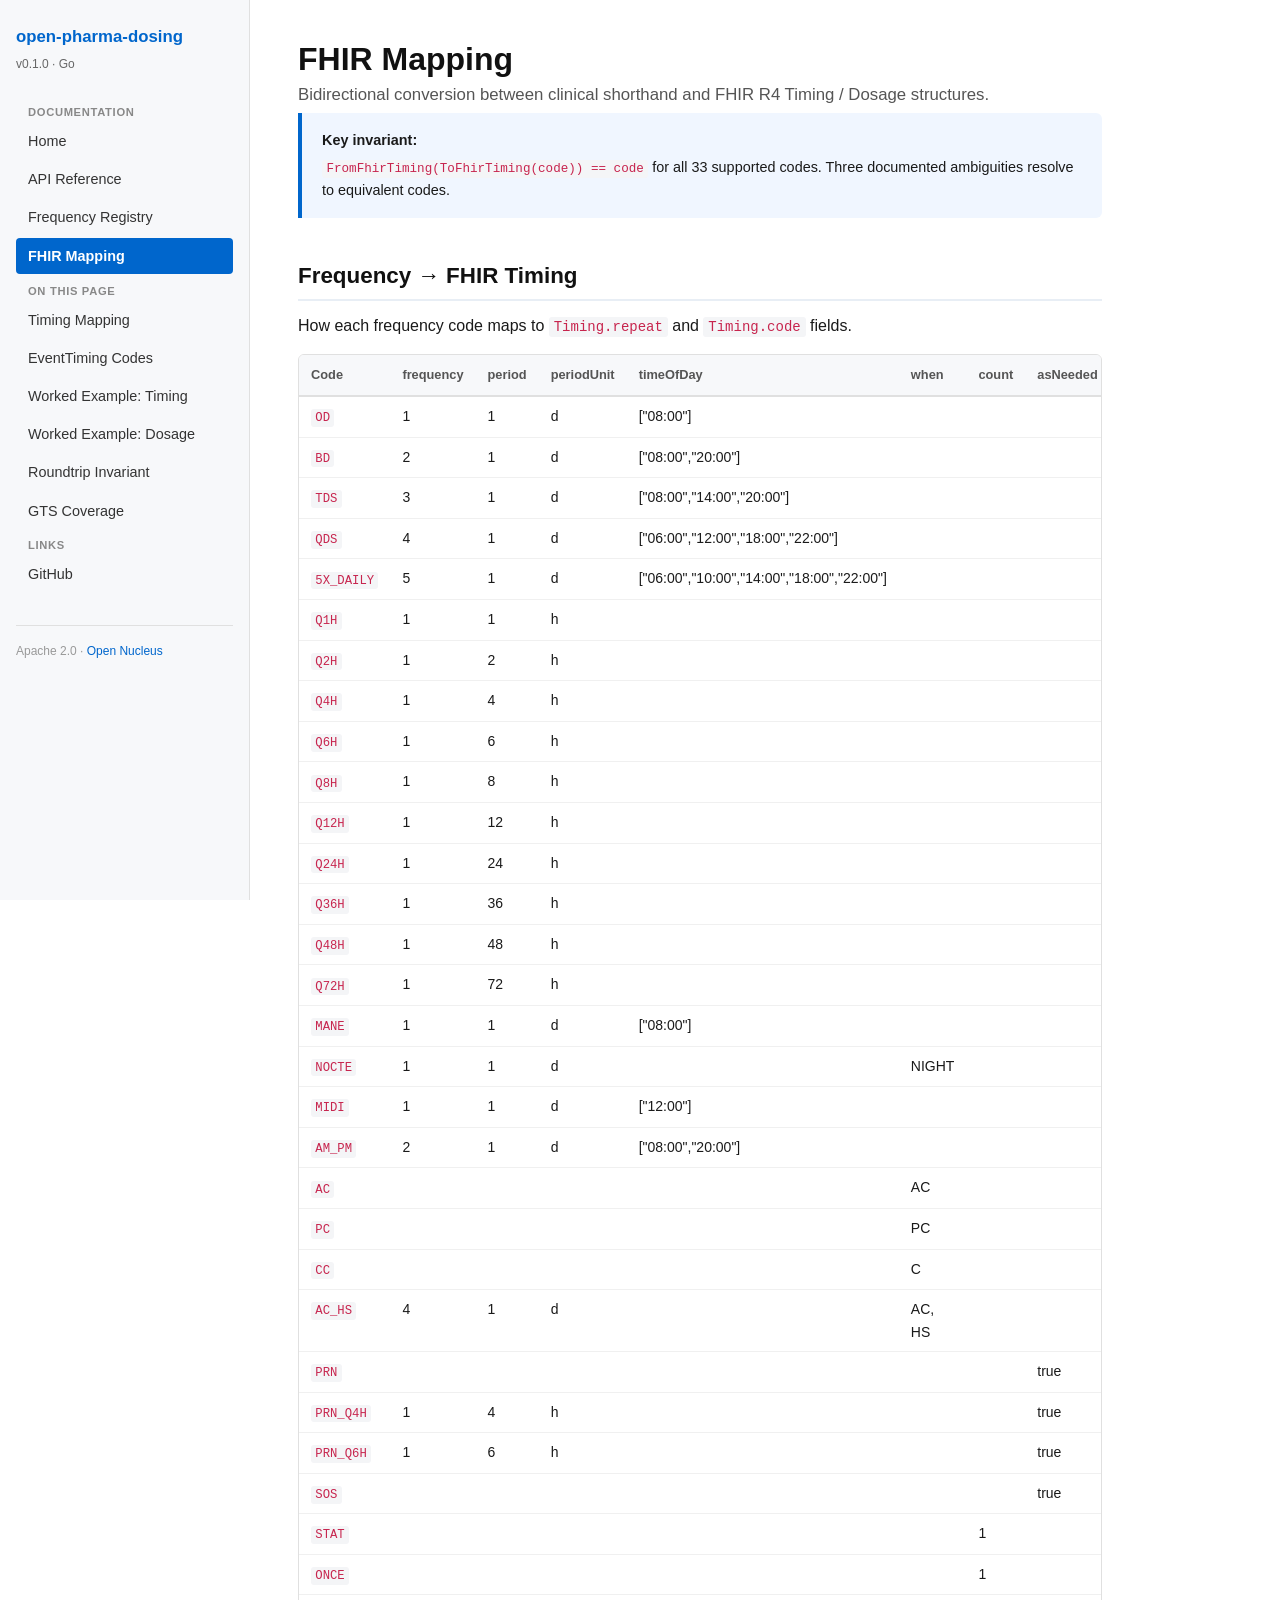
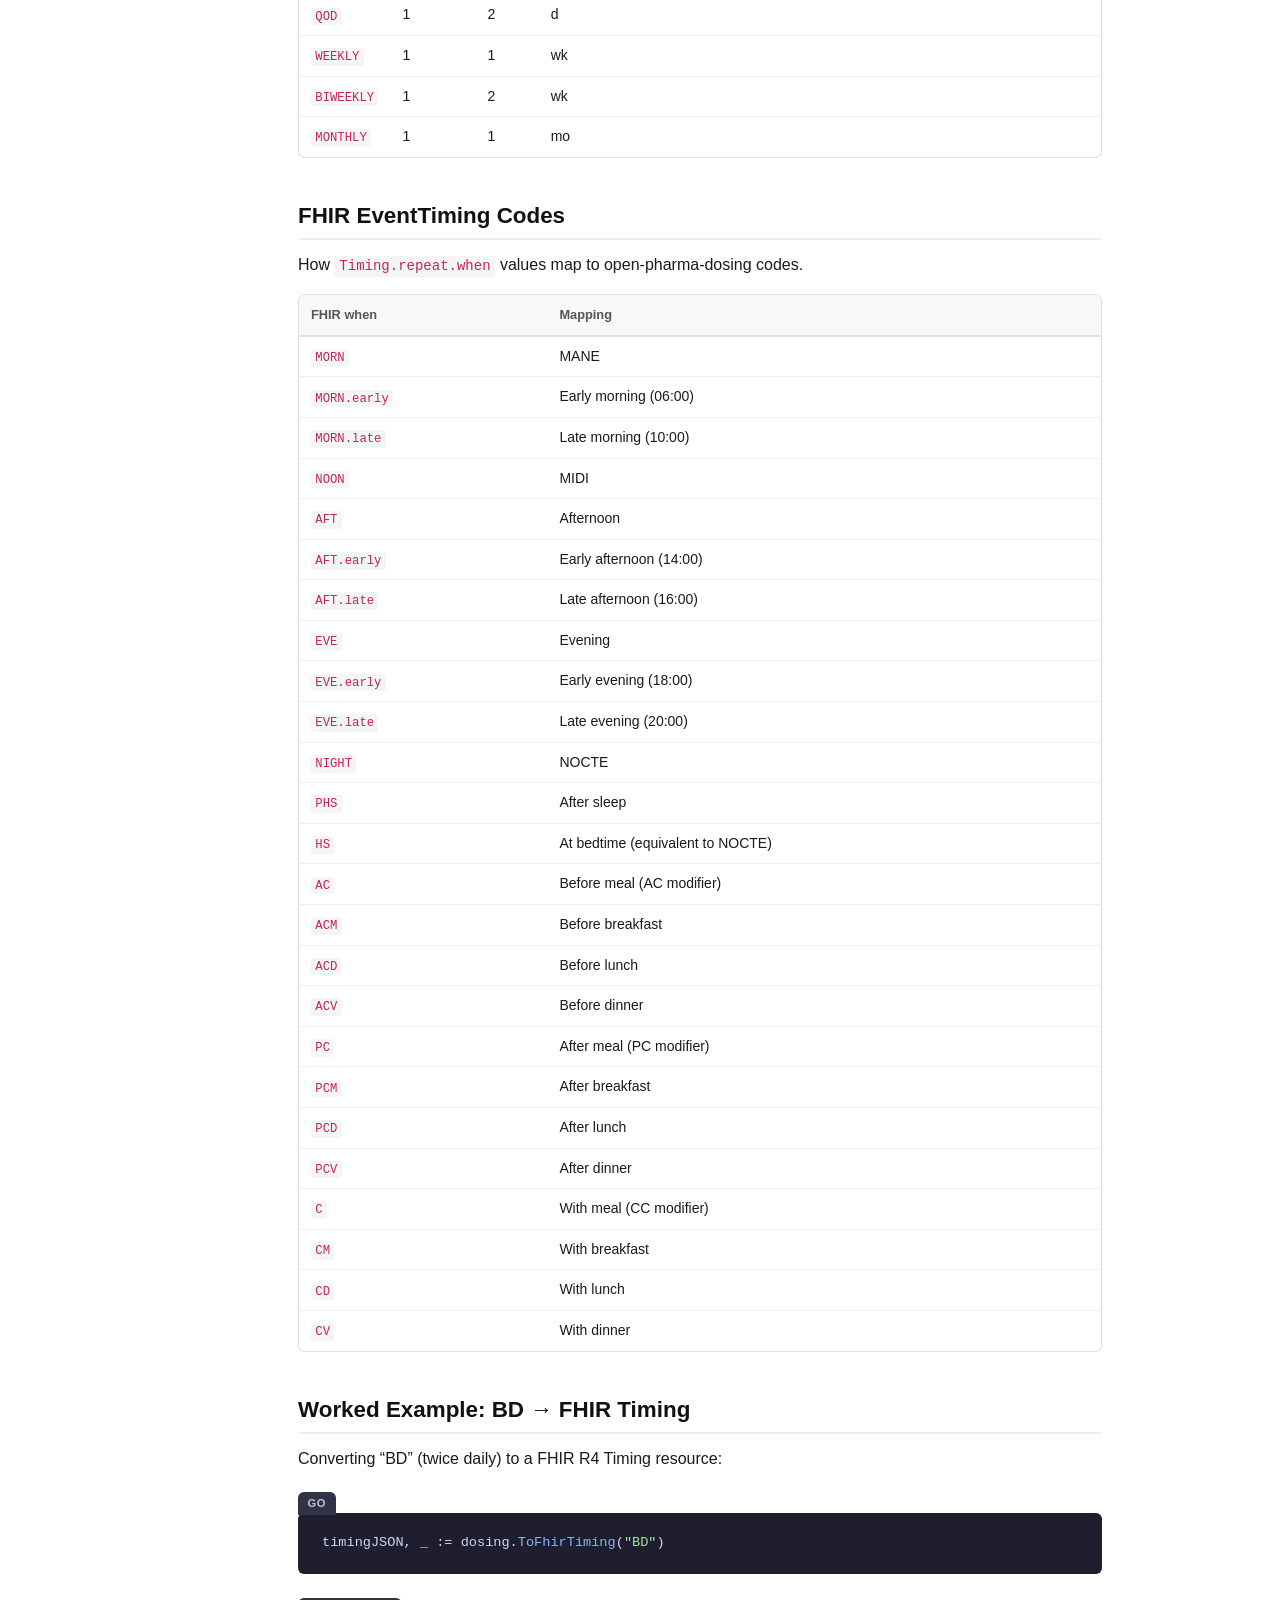
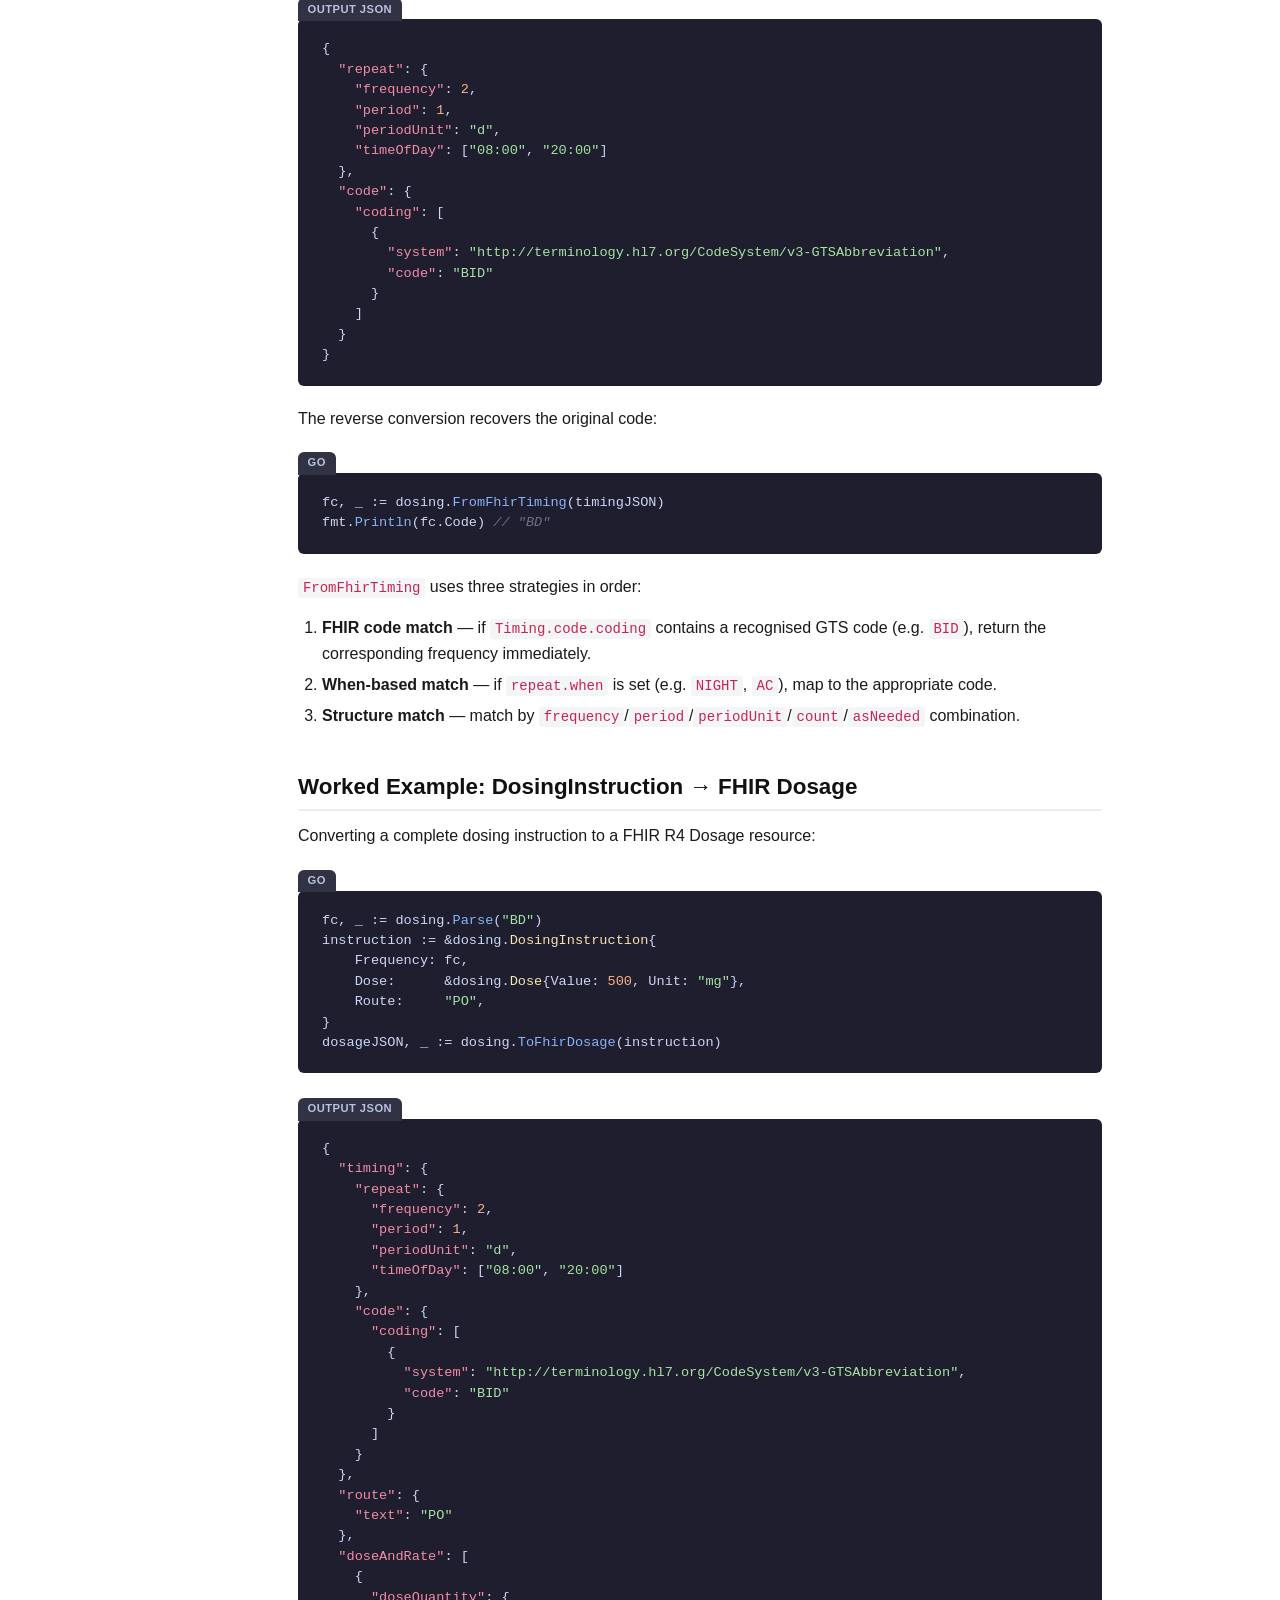
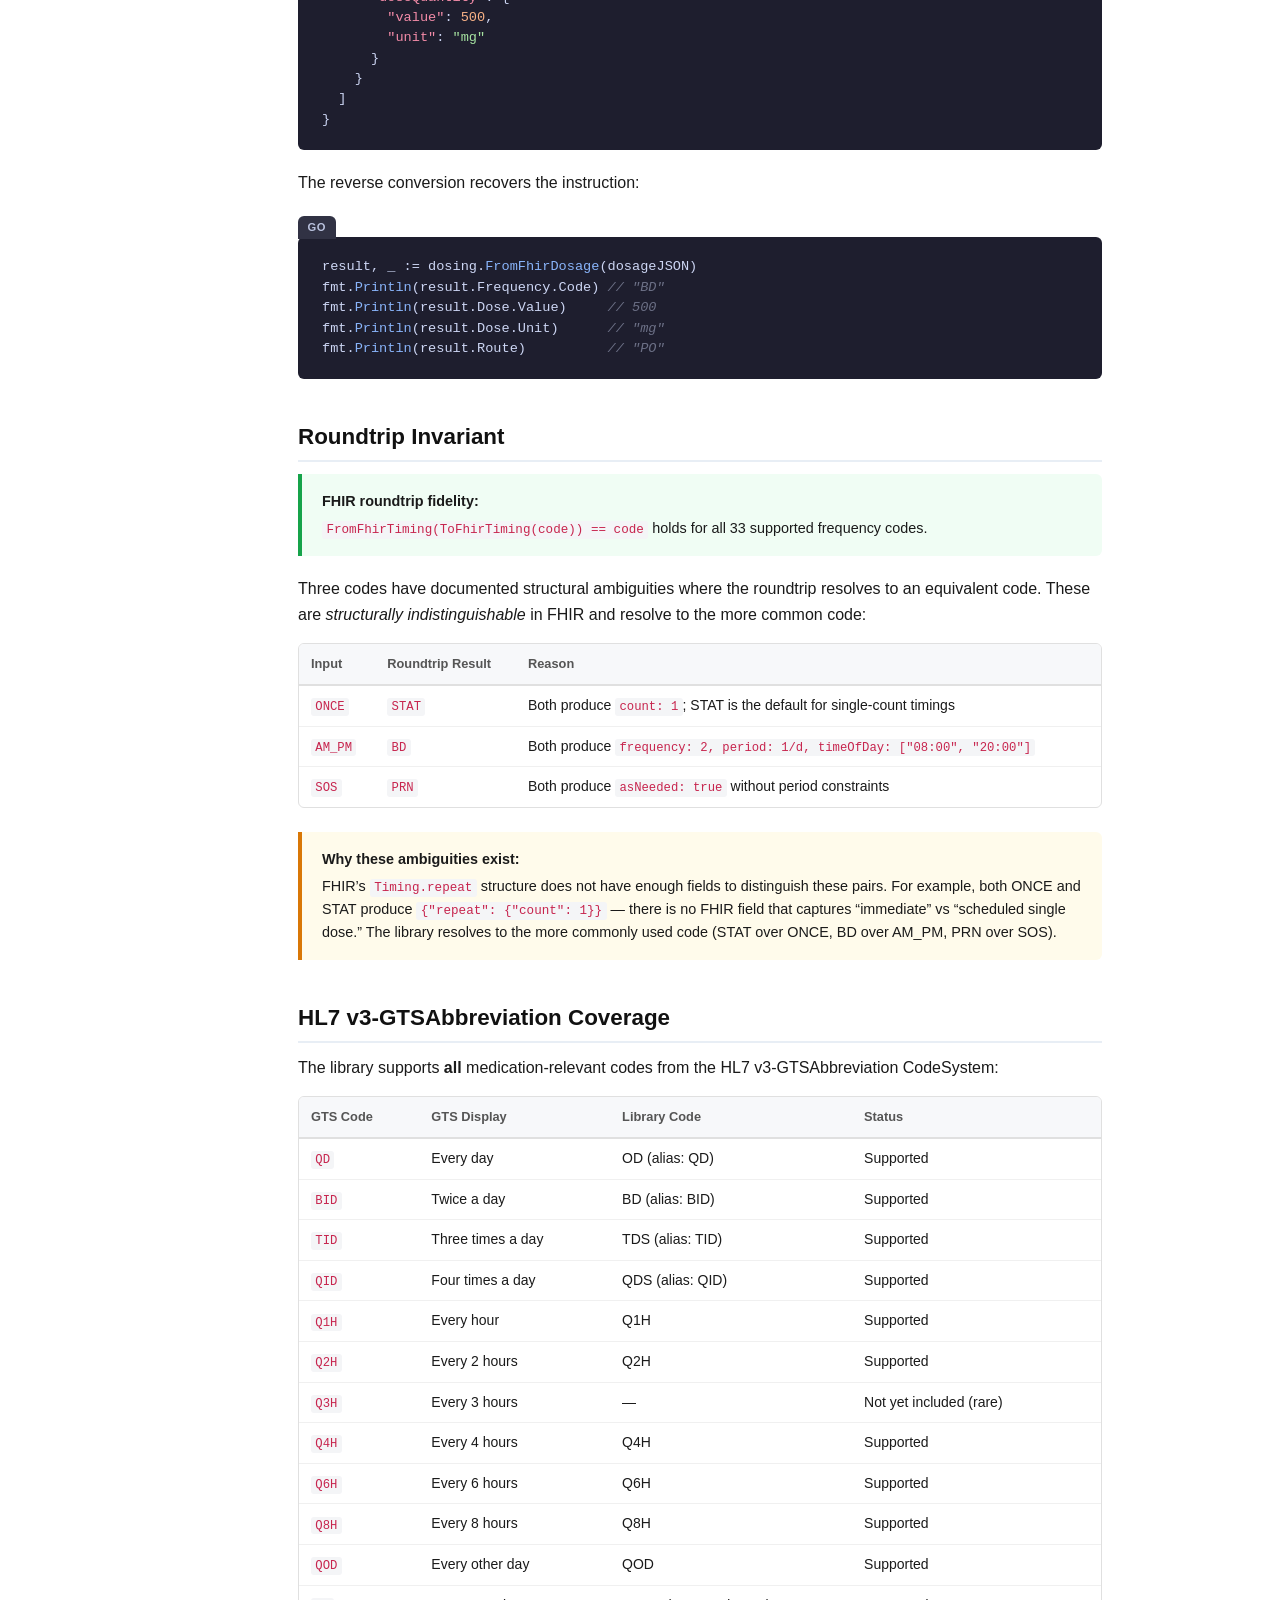
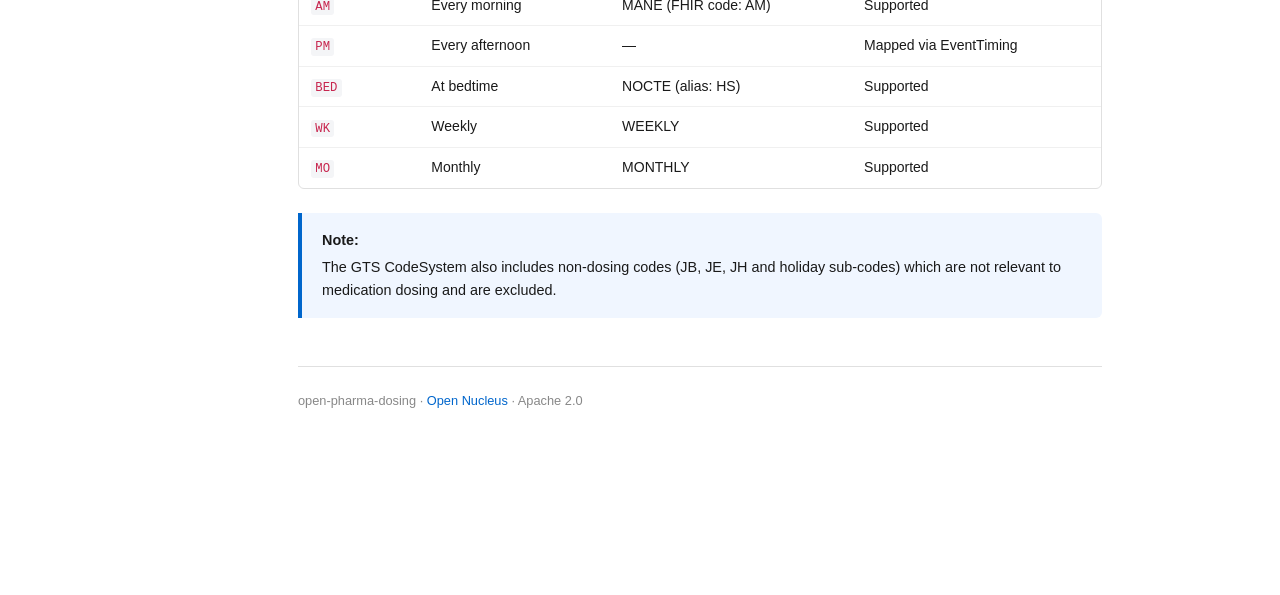
<file: docs/fhir.html>
<!DOCTYPE html>
<html lang="en">
<head>
  <meta charset="utf-8">
  <meta name="viewport" content="width=device-width, initial-scale=1">
  <title>FHIR Mapping &mdash; open-pharma-dosing</title>
  <meta name="description" content="FHIR R4 Timing mapping tables, worked JSON examples, and roundtrip invariant documentation.">
  <link rel="stylesheet" href="style.css">
</head>
<body>

<input type="checkbox" class="hamburger-toggle" id="menu-toggle">
<label class="hamburger-label" for="menu-toggle" aria-label="Toggle menu">&#9776;</label>
<div class="overlay" onclick="document.getElementById('menu-toggle').checked=false"></div>

<div class="page">

<aside class="sidebar">
  <a href="index.html" class="sidebar-brand">open-pharma-dosing</a>
  <span class="sidebar-version">v0.1.0 &middot; Go</span>
  <nav>
    <span class="nav-section">Documentation</span>
    <a href="index.html">Home</a>
    <a href="api.html">API Reference</a>
    <a href="registry.html">Frequency Registry</a>
    <a href="fhir.html" class="active">FHIR Mapping</a>
    <span class="nav-section">On this page</span>
    <a href="#timing-map">Timing Mapping</a>
    <a href="#event-timing">EventTiming Codes</a>
    <a href="#worked-timing">Worked Example: Timing</a>
    <a href="#worked-dosage">Worked Example: Dosage</a>
    <a href="#roundtrip">Roundtrip Invariant</a>
    <a href="#gts-coverage">GTS Coverage</a>
    <span class="nav-section">Links</span>
    <a href="https://github.com/Open-Nucleus/open-pharm-dosing">GitHub</a>
  </nav>
  <div class="sidebar-footer">
    Apache 2.0 &middot; <a href="https://github.com/Open-Nucleus">Open Nucleus</a>
  </div>
</aside>

<main class="main">

<h1>FHIR Mapping
  <span class="subtitle">Bidirectional conversion between clinical shorthand and FHIR R4 Timing / Dosage structures.</span>
</h1>

<div class="callout">
  <strong>Key invariant:</strong>
  <code>FromFhirTiming(ToFhirTiming(code)) == code</code> for all 33 supported codes.
  Three documented ambiguities resolve to equivalent codes.
</div>

<!-- ── Timing Mapping Table ────────────────────────────────── -->
<h2 id="timing-map">Frequency &rarr; FHIR Timing</h2>
<p>How each frequency code maps to <code>Timing.repeat</code> and <code>Timing.code</code> fields.</p>

<div class="table-wrap">
<table>
  <thead>
    <tr>
      <th>Code</th>
      <th>frequency</th>
      <th>period</th>
      <th>periodUnit</th>
      <th>timeOfDay</th>
      <th>when</th>
      <th>count</th>
      <th>asNeeded</th>
      <th>FHIR code</th>
    </tr>
  </thead>
  <tbody>
    <tr><td><code>OD</code></td><td>1</td><td>1</td><td>d</td><td>["08:00"]</td><td></td><td></td><td></td><td><code>QD</code></td></tr>
    <tr><td><code>BD</code></td><td>2</td><td>1</td><td>d</td><td>["08:00","20:00"]</td><td></td><td></td><td></td><td><code>BID</code></td></tr>
    <tr><td><code>TDS</code></td><td>3</td><td>1</td><td>d</td><td>["08:00","14:00","20:00"]</td><td></td><td></td><td></td><td><code>TID</code></td></tr>
    <tr><td><code>QDS</code></td><td>4</td><td>1</td><td>d</td><td>["06:00","12:00","18:00","22:00"]</td><td></td><td></td><td></td><td><code>QID</code></td></tr>
    <tr><td><code>5X_DAILY</code></td><td>5</td><td>1</td><td>d</td><td>["06:00","10:00","14:00","18:00","22:00"]</td><td></td><td></td><td></td><td>&mdash;</td></tr>
    <tr><td><code>Q1H</code></td><td>1</td><td>1</td><td>h</td><td></td><td></td><td></td><td></td><td><code>Q1H</code></td></tr>
    <tr><td><code>Q2H</code></td><td>1</td><td>2</td><td>h</td><td></td><td></td><td></td><td></td><td>&mdash;</td></tr>
    <tr><td><code>Q4H</code></td><td>1</td><td>4</td><td>h</td><td></td><td></td><td></td><td></td><td><code>Q4H</code></td></tr>
    <tr><td><code>Q6H</code></td><td>1</td><td>6</td><td>h</td><td></td><td></td><td></td><td></td><td><code>Q6H</code></td></tr>
    <tr><td><code>Q8H</code></td><td>1</td><td>8</td><td>h</td><td></td><td></td><td></td><td></td><td>&mdash;</td></tr>
    <tr><td><code>Q12H</code></td><td>1</td><td>12</td><td>h</td><td></td><td></td><td></td><td></td><td>&mdash;</td></tr>
    <tr><td><code>Q24H</code></td><td>1</td><td>24</td><td>h</td><td></td><td></td><td></td><td></td><td>&mdash;</td></tr>
    <tr><td><code>Q36H</code></td><td>1</td><td>36</td><td>h</td><td></td><td></td><td></td><td></td><td>&mdash;</td></tr>
    <tr><td><code>Q48H</code></td><td>1</td><td>48</td><td>h</td><td></td><td></td><td></td><td></td><td>&mdash;</td></tr>
    <tr><td><code>Q72H</code></td><td>1</td><td>72</td><td>h</td><td></td><td></td><td></td><td></td><td>&mdash;</td></tr>
    <tr><td><code>MANE</code></td><td>1</td><td>1</td><td>d</td><td>["08:00"]</td><td></td><td></td><td></td><td><code>AM</code></td></tr>
    <tr><td><code>NOCTE</code></td><td>1</td><td>1</td><td>d</td><td></td><td>NIGHT</td><td></td><td></td><td>&mdash;</td></tr>
    <tr><td><code>MIDI</code></td><td>1</td><td>1</td><td>d</td><td>["12:00"]</td><td></td><td></td><td></td><td>&mdash;</td></tr>
    <tr><td><code>AM_PM</code></td><td>2</td><td>1</td><td>d</td><td>["08:00","20:00"]</td><td></td><td></td><td></td><td>&mdash;</td></tr>
    <tr><td><code>AC</code></td><td></td><td></td><td></td><td></td><td>AC</td><td></td><td></td><td>&mdash;</td></tr>
    <tr><td><code>PC</code></td><td></td><td></td><td></td><td></td><td>PC</td><td></td><td></td><td>&mdash;</td></tr>
    <tr><td><code>CC</code></td><td></td><td></td><td></td><td></td><td>C</td><td></td><td></td><td>&mdash;</td></tr>
    <tr><td><code>AC_HS</code></td><td>4</td><td>1</td><td>d</td><td></td><td>AC, HS</td><td></td><td></td><td>&mdash;</td></tr>
    <tr><td><code>PRN</code></td><td></td><td></td><td></td><td></td><td></td><td></td><td>true</td><td>&mdash;</td></tr>
    <tr><td><code>PRN_Q4H</code></td><td>1</td><td>4</td><td>h</td><td></td><td></td><td></td><td>true</td><td>&mdash;</td></tr>
    <tr><td><code>PRN_Q6H</code></td><td>1</td><td>6</td><td>h</td><td></td><td></td><td></td><td>true</td><td>&mdash;</td></tr>
    <tr><td><code>SOS</code></td><td></td><td></td><td></td><td></td><td></td><td></td><td>true</td><td>&mdash;</td></tr>
    <tr><td><code>STAT</code></td><td></td><td></td><td></td><td></td><td></td><td>1</td><td></td><td>&mdash;</td></tr>
    <tr><td><code>ONCE</code></td><td></td><td></td><td></td><td></td><td></td><td>1</td><td></td><td>&mdash;</td></tr>
    <tr><td><code>QOD</code></td><td>1</td><td>2</td><td>d</td><td></td><td></td><td></td><td></td><td><code>QOD</code></td></tr>
    <tr><td><code>WEEKLY</code></td><td>1</td><td>1</td><td>wk</td><td></td><td></td><td></td><td></td><td>&mdash;</td></tr>
    <tr><td><code>BIWEEKLY</code></td><td>1</td><td>2</td><td>wk</td><td></td><td></td><td></td><td></td><td>&mdash;</td></tr>
    <tr><td><code>MONTHLY</code></td><td>1</td><td>1</td><td>mo</td><td></td><td></td><td></td><td></td><td>&mdash;</td></tr>
  </tbody>
</table>
</div>

<!-- ── EventTiming ─────────────────────────────────────────── -->
<h2 id="event-timing">FHIR EventTiming Codes</h2>
<p>How <code>Timing.repeat.when</code> values map to open-pharma-dosing codes.</p>

<div class="table-wrap">
<table>
  <thead>
    <tr><th>FHIR when</th><th>Mapping</th></tr>
  </thead>
  <tbody>
    <tr><td><code>MORN</code></td><td>MANE</td></tr>
    <tr><td><code>MORN.early</code></td><td>Early morning (06:00)</td></tr>
    <tr><td><code>MORN.late</code></td><td>Late morning (10:00)</td></tr>
    <tr><td><code>NOON</code></td><td>MIDI</td></tr>
    <tr><td><code>AFT</code></td><td>Afternoon</td></tr>
    <tr><td><code>AFT.early</code></td><td>Early afternoon (14:00)</td></tr>
    <tr><td><code>AFT.late</code></td><td>Late afternoon (16:00)</td></tr>
    <tr><td><code>EVE</code></td><td>Evening</td></tr>
    <tr><td><code>EVE.early</code></td><td>Early evening (18:00)</td></tr>
    <tr><td><code>EVE.late</code></td><td>Late evening (20:00)</td></tr>
    <tr><td><code>NIGHT</code></td><td>NOCTE</td></tr>
    <tr><td><code>PHS</code></td><td>After sleep</td></tr>
    <tr><td><code>HS</code></td><td>At bedtime (equivalent to NOCTE)</td></tr>
    <tr><td><code>AC</code></td><td>Before meal (AC modifier)</td></tr>
    <tr><td><code>ACM</code></td><td>Before breakfast</td></tr>
    <tr><td><code>ACD</code></td><td>Before lunch</td></tr>
    <tr><td><code>ACV</code></td><td>Before dinner</td></tr>
    <tr><td><code>PC</code></td><td>After meal (PC modifier)</td></tr>
    <tr><td><code>PCM</code></td><td>After breakfast</td></tr>
    <tr><td><code>PCD</code></td><td>After lunch</td></tr>
    <tr><td><code>PCV</code></td><td>After dinner</td></tr>
    <tr><td><code>C</code></td><td>With meal (CC modifier)</td></tr>
    <tr><td><code>CM</code></td><td>With breakfast</td></tr>
    <tr><td><code>CD</code></td><td>With lunch</td></tr>
    <tr><td><code>CV</code></td><td>With dinner</td></tr>
  </tbody>
</table>
</div>

<!-- ── Worked Example: Timing ──────────────────────────────── -->
<h2 id="worked-timing">Worked Example: BD &rarr; FHIR Timing</h2>
<p>Converting &ldquo;BD&rdquo; (twice daily) to a FHIR R4 Timing resource:</p>

<div class="code-label">Go</div>
<pre><code>timingJSON, _ := dosing.<span class="fn">ToFhirTiming</span>(<span class="str">"BD"</span>)</code></pre>

<div class="code-label">Output JSON</div>
<pre><code>{
  <span class="key">"repeat"</span>: {
    <span class="key">"frequency"</span>: <span class="num">2</span>,
    <span class="key">"period"</span>: <span class="num">1</span>,
    <span class="key">"periodUnit"</span>: <span class="str">"d"</span>,
    <span class="key">"timeOfDay"</span>: [<span class="str">"08:00"</span>, <span class="str">"20:00"</span>]
  },
  <span class="key">"code"</span>: {
    <span class="key">"coding"</span>: [
      {
        <span class="key">"system"</span>: <span class="str">"http://terminology.hl7.org/CodeSystem/v3-GTSAbbreviation"</span>,
        <span class="key">"code"</span>: <span class="str">"BID"</span>
      }
    ]
  }
}</code></pre>

<p>The reverse conversion recovers the original code:</p>

<div class="code-label">Go</div>
<pre><code>fc, _ := dosing.<span class="fn">FromFhirTiming</span>(timingJSON)
fmt.<span class="fn">Println</span>(fc.Code) <span class="cmt">// "BD"</span></code></pre>

<p><code>FromFhirTiming</code> uses three strategies in order:</p>
<ol>
  <li><strong>FHIR code match</strong> &mdash; if <code>Timing.code.coding</code> contains a recognised GTS code (e.g. <code>BID</code>), return the corresponding frequency immediately.</li>
  <li><strong>When-based match</strong> &mdash; if <code>repeat.when</code> is set (e.g. <code>NIGHT</code>, <code>AC</code>), map to the appropriate code.</li>
  <li><strong>Structure match</strong> &mdash; match by <code>frequency</code>/<code>period</code>/<code>periodUnit</code>/<code>count</code>/<code>asNeeded</code> combination.</li>
</ol>

<!-- ── Worked Example: Dosage ──────────────────────────────── -->
<h2 id="worked-dosage">Worked Example: DosingInstruction &rarr; FHIR Dosage</h2>
<p>Converting a complete dosing instruction to a FHIR R4 Dosage resource:</p>

<div class="code-label">Go</div>
<pre><code>fc, _ := dosing.<span class="fn">Parse</span>(<span class="str">"BD"</span>)
instruction := &amp;dosing.<span class="typ">DosingInstruction</span>{
    Frequency: fc,
    Dose:      &amp;dosing.<span class="typ">Dose</span>{Value: <span class="num">500</span>, Unit: <span class="str">"mg"</span>},
    Route:     <span class="str">"PO"</span>,
}
dosageJSON, _ := dosing.<span class="fn">ToFhirDosage</span>(instruction)</code></pre>

<div class="code-label">Output JSON</div>
<pre><code>{
  <span class="key">"timing"</span>: {
    <span class="key">"repeat"</span>: {
      <span class="key">"frequency"</span>: <span class="num">2</span>,
      <span class="key">"period"</span>: <span class="num">1</span>,
      <span class="key">"periodUnit"</span>: <span class="str">"d"</span>,
      <span class="key">"timeOfDay"</span>: [<span class="str">"08:00"</span>, <span class="str">"20:00"</span>]
    },
    <span class="key">"code"</span>: {
      <span class="key">"coding"</span>: [
        {
          <span class="key">"system"</span>: <span class="str">"http://terminology.hl7.org/CodeSystem/v3-GTSAbbreviation"</span>,
          <span class="key">"code"</span>: <span class="str">"BID"</span>
        }
      ]
    }
  },
  <span class="key">"route"</span>: {
    <span class="key">"text"</span>: <span class="str">"PO"</span>
  },
  <span class="key">"doseAndRate"</span>: [
    {
      <span class="key">"doseQuantity"</span>: {
        <span class="key">"value"</span>: <span class="num">500</span>,
        <span class="key">"unit"</span>: <span class="str">"mg"</span>
      }
    }
  ]
}</code></pre>

<p>The reverse conversion recovers the instruction:</p>

<div class="code-label">Go</div>
<pre><code>result, _ := dosing.<span class="fn">FromFhirDosage</span>(dosageJSON)
fmt.<span class="fn">Println</span>(result.Frequency.Code) <span class="cmt">// "BD"</span>
fmt.<span class="fn">Println</span>(result.Dose.Value)     <span class="cmt">// 500</span>
fmt.<span class="fn">Println</span>(result.Dose.Unit)      <span class="cmt">// "mg"</span>
fmt.<span class="fn">Println</span>(result.Route)          <span class="cmt">// "PO"</span></code></pre>

<!-- ── Roundtrip Invariant ─────────────────────────────────── -->
<h2 id="roundtrip">Roundtrip Invariant</h2>

<div class="callout-green callout">
  <strong>FHIR roundtrip fidelity:</strong>
  <code>FromFhirTiming(ToFhirTiming(code)) == code</code> holds for all 33 supported frequency codes.
</div>

<p>Three codes have documented structural ambiguities where the roundtrip resolves to an equivalent code. These are <em>structurally indistinguishable</em> in FHIR and resolve to the more common code:</p>

<div class="table-wrap">
<table>
  <thead>
    <tr><th>Input</th><th>Roundtrip Result</th><th>Reason</th></tr>
  </thead>
  <tbody>
    <tr>
      <td><code>ONCE</code></td>
      <td><code>STAT</code></td>
      <td>Both produce <code>count: 1</code>; STAT is the default for single-count timings</td>
    </tr>
    <tr>
      <td><code>AM_PM</code></td>
      <td><code>BD</code></td>
      <td>Both produce <code>frequency: 2, period: 1/d, timeOfDay: ["08:00", "20:00"]</code></td>
    </tr>
    <tr>
      <td><code>SOS</code></td>
      <td><code>PRN</code></td>
      <td>Both produce <code>asNeeded: true</code> without period constraints</td>
    </tr>
  </tbody>
</table>
</div>

<div class="callout-warn callout">
  <strong>Why these ambiguities exist:</strong>
  FHIR&rsquo;s <code>Timing.repeat</code> structure does not have enough fields to distinguish these pairs.
  For example, both ONCE and STAT produce <code>{"repeat": {"count": 1}}</code> &mdash; there is no FHIR field
  that captures &ldquo;immediate&rdquo; vs &ldquo;scheduled single dose.&rdquo; The library resolves to the more
  commonly used code (STAT over ONCE, BD over AM_PM, PRN over SOS).
</div>

<!-- ── GTS Coverage ────────────────────────────────────────── -->
<h2 id="gts-coverage">HL7 v3-GTSAbbreviation Coverage</h2>
<p>The library supports <strong>all</strong> medication-relevant codes from the HL7 v3-GTSAbbreviation CodeSystem:</p>

<div class="table-wrap">
<table>
  <thead>
    <tr><th>GTS Code</th><th>GTS Display</th><th>Library Code</th><th>Status</th></tr>
  </thead>
  <tbody>
    <tr><td><code>QD</code></td><td>Every day</td><td>OD (alias: QD)</td><td>Supported</td></tr>
    <tr><td><code>BID</code></td><td>Twice a day</td><td>BD (alias: BID)</td><td>Supported</td></tr>
    <tr><td><code>TID</code></td><td>Three times a day</td><td>TDS (alias: TID)</td><td>Supported</td></tr>
    <tr><td><code>QID</code></td><td>Four times a day</td><td>QDS (alias: QID)</td><td>Supported</td></tr>
    <tr><td><code>Q1H</code></td><td>Every hour</td><td>Q1H</td><td>Supported</td></tr>
    <tr><td><code>Q2H</code></td><td>Every 2 hours</td><td>Q2H</td><td>Supported</td></tr>
    <tr><td><code>Q3H</code></td><td>Every 3 hours</td><td>&mdash;</td><td>Not yet included (rare)</td></tr>
    <tr><td><code>Q4H</code></td><td>Every 4 hours</td><td>Q4H</td><td>Supported</td></tr>
    <tr><td><code>Q6H</code></td><td>Every 6 hours</td><td>Q6H</td><td>Supported</td></tr>
    <tr><td><code>Q8H</code></td><td>Every 8 hours</td><td>Q8H</td><td>Supported</td></tr>
    <tr><td><code>QOD</code></td><td>Every other day</td><td>QOD</td><td>Supported</td></tr>
    <tr><td><code>AM</code></td><td>Every morning</td><td>MANE (FHIR code: AM)</td><td>Supported</td></tr>
    <tr><td><code>PM</code></td><td>Every afternoon</td><td>&mdash;</td><td>Mapped via EventTiming</td></tr>
    <tr><td><code>BED</code></td><td>At bedtime</td><td>NOCTE (alias: HS)</td><td>Supported</td></tr>
    <tr><td><code>WK</code></td><td>Weekly</td><td>WEEKLY</td><td>Supported</td></tr>
    <tr><td><code>MO</code></td><td>Monthly</td><td>MONTHLY</td><td>Supported</td></tr>
  </tbody>
</table>
</div>

<div class="callout">
  <strong>Note:</strong> The GTS CodeSystem also includes non-dosing codes (JB, JE, JH and holiday sub-codes) which are not relevant to medication dosing and are excluded.
</div>

<div class="page-footer">
  open-pharma-dosing &middot; <a href="https://github.com/Open-Nucleus">Open Nucleus</a> &middot; Apache 2.0
</div>

</main>
</div>
</body>
</html>
</file>
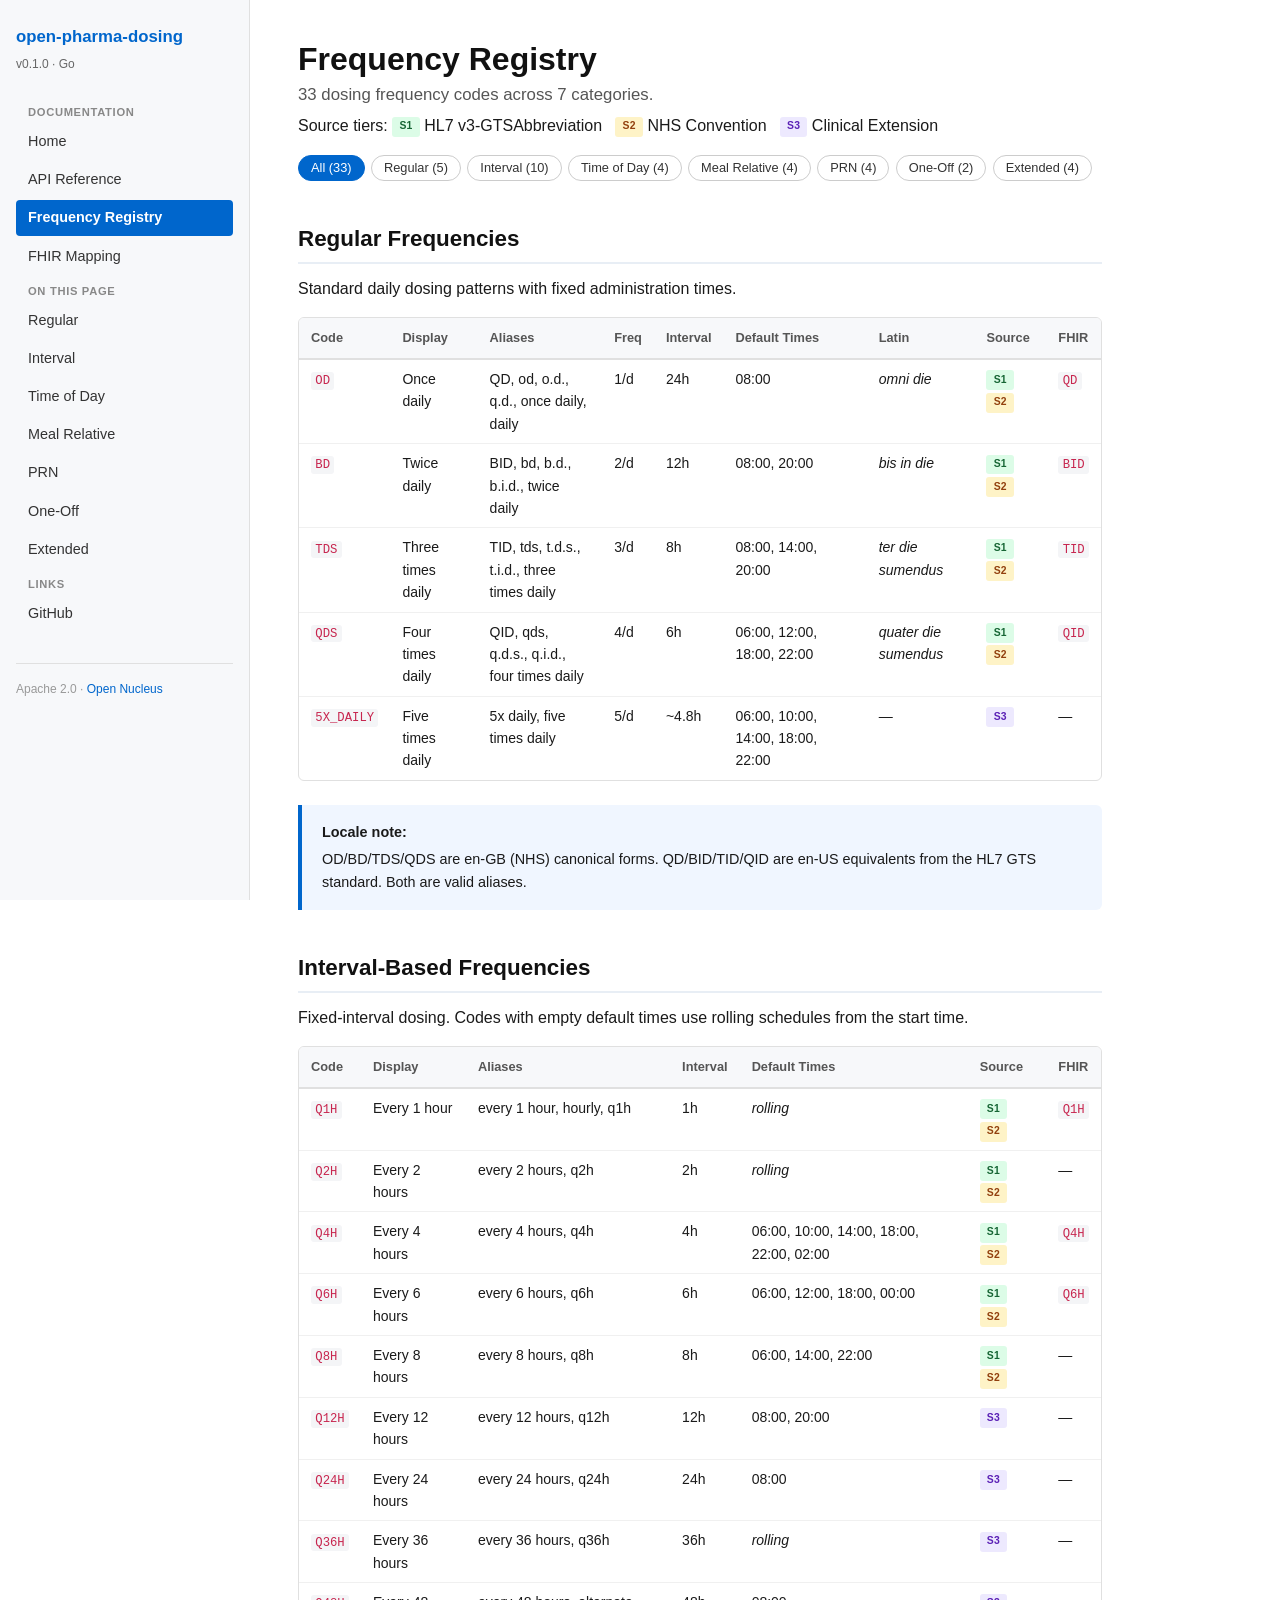
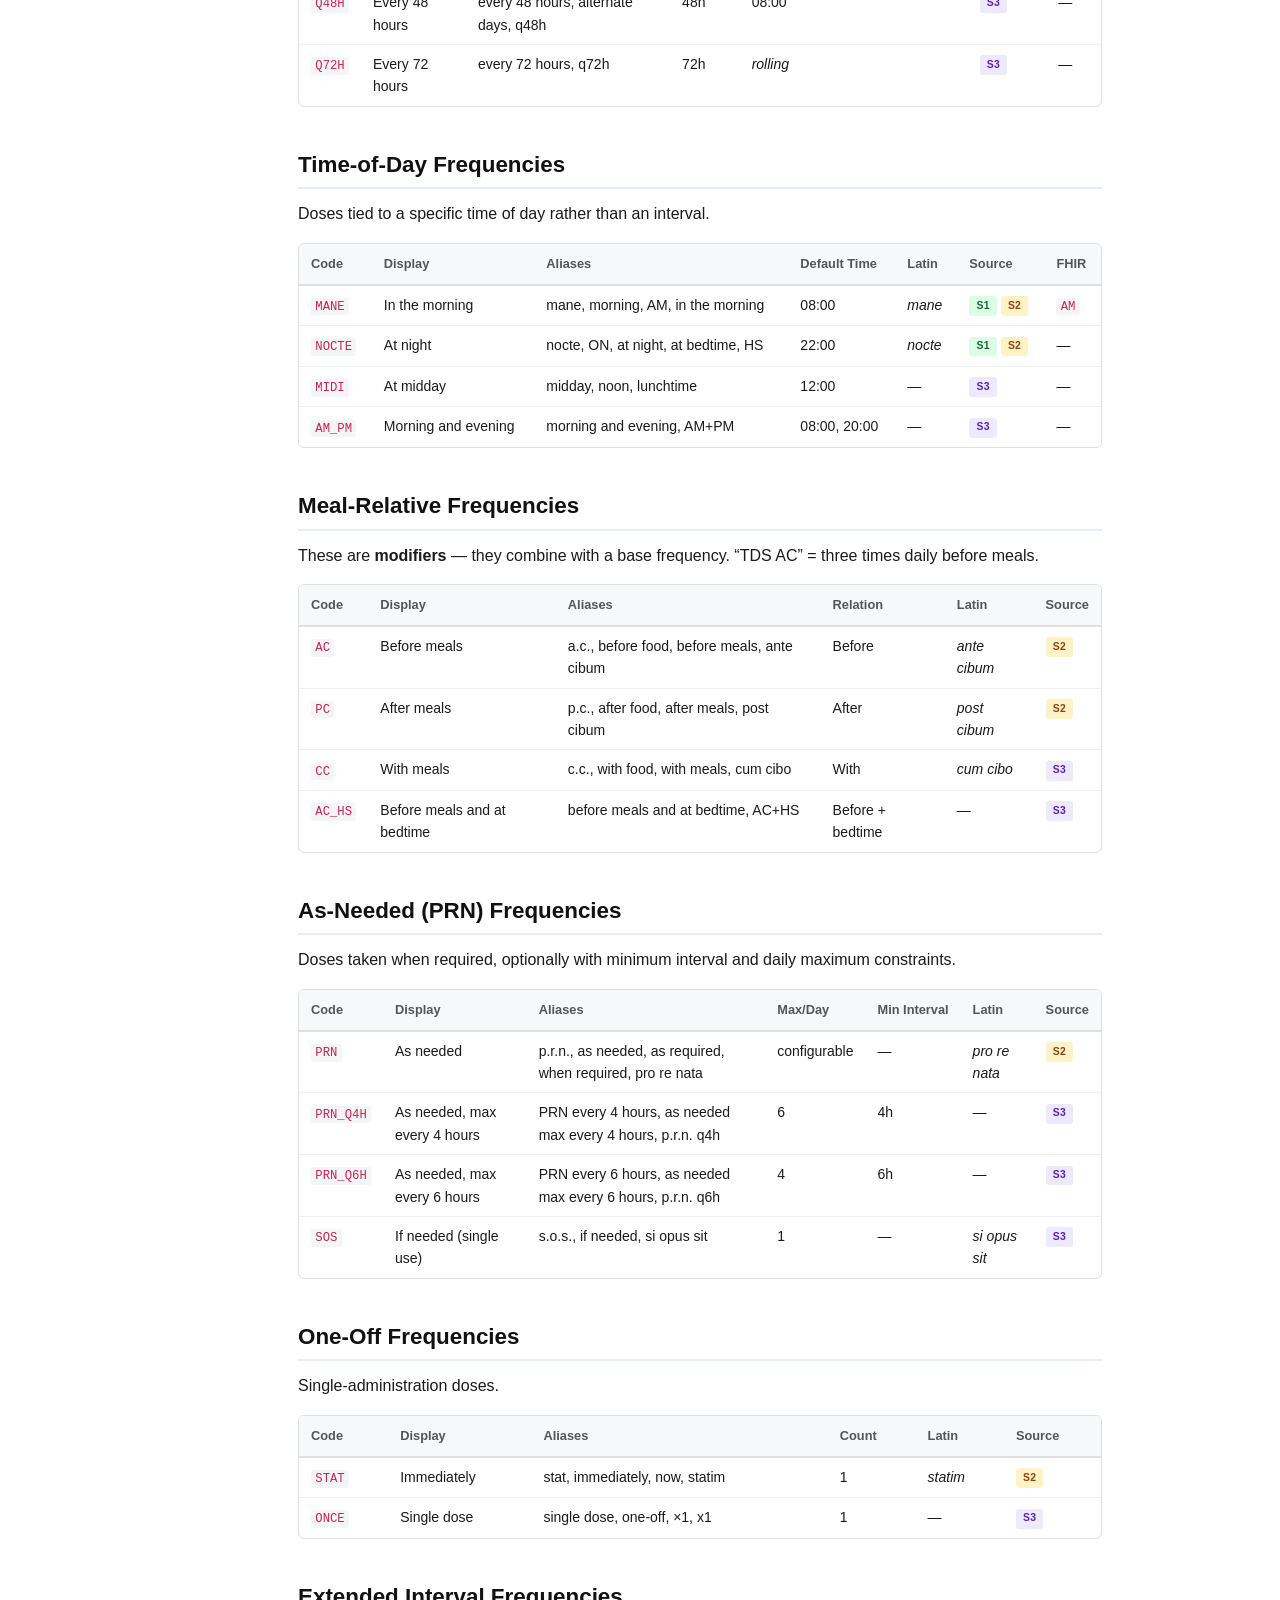
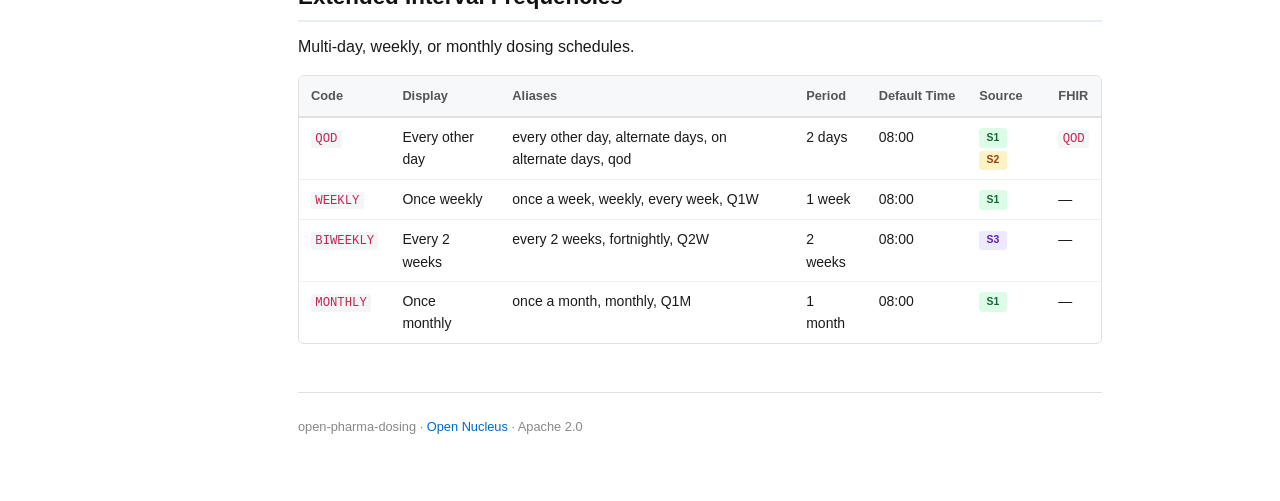
<file: docs/registry.html>
<!DOCTYPE html>
<html lang="en">
<head>
  <meta charset="utf-8">
  <meta name="viewport" content="width=device-width, initial-scale=1">
  <title>Frequency Registry &mdash; open-pharma-dosing</title>
  <meta name="description" content="All 33 dosing frequency codes with aliases, default times, Latin origins, and FHIR mappings.">
  <link rel="stylesheet" href="style.css">
</head>
<body>

<input type="checkbox" class="hamburger-toggle" id="menu-toggle">
<label class="hamburger-label" for="menu-toggle" aria-label="Toggle menu">&#9776;</label>
<div class="overlay" onclick="document.getElementById('menu-toggle').checked=false"></div>

<div class="page">

<aside class="sidebar">
  <a href="index.html" class="sidebar-brand">open-pharma-dosing</a>
  <span class="sidebar-version">v0.1.0 &middot; Go</span>
  <nav>
    <span class="nav-section">Documentation</span>
    <a href="index.html">Home</a>
    <a href="api.html">API Reference</a>
    <a href="registry.html" class="active">Frequency Registry</a>
    <a href="fhir.html">FHIR Mapping</a>
    <span class="nav-section">On this page</span>
    <a href="#regular">Regular</a>
    <a href="#interval">Interval</a>
    <a href="#time-of-day">Time of Day</a>
    <a href="#meal-relative">Meal Relative</a>
    <a href="#prn">PRN</a>
    <a href="#one-off">One-Off</a>
    <a href="#extended">Extended</a>
    <span class="nav-section">Links</span>
    <a href="https://github.com/Open-Nucleus/open-pharm-dosing">GitHub</a>
  </nav>
  <div class="sidebar-footer">
    Apache 2.0 &middot; <a href="https://github.com/Open-Nucleus">Open Nucleus</a>
  </div>
</aside>

<main class="main">

<h1>Frequency Registry
  <span class="subtitle">33 dosing frequency codes across 7 categories.</span>
</h1>

<p>Source tiers: <span class="badge badge-s1">S1</span> HL7 v3-GTSAbbreviation &nbsp; <span class="badge badge-s2">S2</span> NHS Convention &nbsp; <span class="badge badge-s3">S3</span> Clinical Extension</p>

<!-- Filters -->
<div class="filters">
  <button class="filter-btn active" data-cat="all">All (33)</button>
  <button class="filter-btn" data-cat="regular">Regular (5)</button>
  <button class="filter-btn" data-cat="interval">Interval (10)</button>
  <button class="filter-btn" data-cat="time_of_day">Time of Day (4)</button>
  <button class="filter-btn" data-cat="meal_relative">Meal Relative (4)</button>
  <button class="filter-btn" data-cat="prn">PRN (4)</button>
  <button class="filter-btn" data-cat="one_off">One-Off (2)</button>
  <button class="filter-btn" data-cat="extended">Extended (4)</button>
</div>

<!-- ── Regular ──────────────────────────────────────────────── -->
<h2 id="regular">Regular Frequencies</h2>
<p>Standard daily dosing patterns with fixed administration times.</p>

<div class="table-wrap">
<table>
  <thead>
    <tr><th>Code</th><th>Display</th><th>Aliases</th><th>Freq</th><th>Interval</th><th>Default Times</th><th>Latin</th><th>Source</th><th>FHIR</th></tr>
  </thead>
  <tbody class="cat-regular">
    <tr>
      <td><code>OD</code></td>
      <td>Once daily</td>
      <td>QD, od, o.d., q.d., once daily, daily</td>
      <td>1/d</td>
      <td>24h</td>
      <td>08:00</td>
      <td><em>omni die</em></td>
      <td><span class="badge badge-s1">S1</span> <span class="badge badge-s2">S2</span></td>
      <td><code>QD</code></td>
    </tr>
    <tr>
      <td><code>BD</code></td>
      <td>Twice daily</td>
      <td>BID, bd, b.d., b.i.d., twice daily</td>
      <td>2/d</td>
      <td>12h</td>
      <td>08:00, 20:00</td>
      <td><em>bis in die</em></td>
      <td><span class="badge badge-s1">S1</span> <span class="badge badge-s2">S2</span></td>
      <td><code>BID</code></td>
    </tr>
    <tr>
      <td><code>TDS</code></td>
      <td>Three times daily</td>
      <td>TID, tds, t.d.s., t.i.d., three times daily</td>
      <td>3/d</td>
      <td>8h</td>
      <td>08:00, 14:00, 20:00</td>
      <td><em>ter die sumendus</em></td>
      <td><span class="badge badge-s1">S1</span> <span class="badge badge-s2">S2</span></td>
      <td><code>TID</code></td>
    </tr>
    <tr>
      <td><code>QDS</code></td>
      <td>Four times daily</td>
      <td>QID, qds, q.d.s., q.i.d., four times daily</td>
      <td>4/d</td>
      <td>6h</td>
      <td>06:00, 12:00, 18:00, 22:00</td>
      <td><em>quater die sumendus</em></td>
      <td><span class="badge badge-s1">S1</span> <span class="badge badge-s2">S2</span></td>
      <td><code>QID</code></td>
    </tr>
    <tr>
      <td><code>5X_DAILY</code></td>
      <td>Five times daily</td>
      <td>5x daily, five times daily</td>
      <td>5/d</td>
      <td>~4.8h</td>
      <td>06:00, 10:00, 14:00, 18:00, 22:00</td>
      <td>&mdash;</td>
      <td><span class="badge badge-s3">S3</span></td>
      <td>&mdash;</td>
    </tr>
  </tbody>
</table>
</div>

<div class="callout">
  <strong>Locale note:</strong> OD/BD/TDS/QDS are en-GB (NHS) canonical forms. QD/BID/TID/QID are en-US equivalents from the HL7 GTS standard. Both are valid aliases.
</div>

<!-- ── Interval ─────────────────────────────────────────────── -->
<h2 id="interval">Interval-Based Frequencies</h2>
<p>Fixed-interval dosing. Codes with empty default times use rolling schedules from the start time.</p>

<div class="table-wrap">
<table>
  <thead>
    <tr><th>Code</th><th>Display</th><th>Aliases</th><th>Interval</th><th>Default Times</th><th>Source</th><th>FHIR</th></tr>
  </thead>
  <tbody class="cat-interval">
    <tr>
      <td><code>Q1H</code></td>
      <td>Every 1 hour</td>
      <td>every 1 hour, hourly, q1h</td>
      <td>1h</td>
      <td><em>rolling</em></td>
      <td><span class="badge badge-s1">S1</span> <span class="badge badge-s2">S2</span></td>
      <td><code>Q1H</code></td>
    </tr>
    <tr>
      <td><code>Q2H</code></td>
      <td>Every 2 hours</td>
      <td>every 2 hours, q2h</td>
      <td>2h</td>
      <td><em>rolling</em></td>
      <td><span class="badge badge-s1">S1</span> <span class="badge badge-s2">S2</span></td>
      <td>&mdash;</td>
    </tr>
    <tr>
      <td><code>Q4H</code></td>
      <td>Every 4 hours</td>
      <td>every 4 hours, q4h</td>
      <td>4h</td>
      <td>06:00, 10:00, 14:00, 18:00, 22:00, 02:00</td>
      <td><span class="badge badge-s1">S1</span> <span class="badge badge-s2">S2</span></td>
      <td><code>Q4H</code></td>
    </tr>
    <tr>
      <td><code>Q6H</code></td>
      <td>Every 6 hours</td>
      <td>every 6 hours, q6h</td>
      <td>6h</td>
      <td>06:00, 12:00, 18:00, 00:00</td>
      <td><span class="badge badge-s1">S1</span> <span class="badge badge-s2">S2</span></td>
      <td><code>Q6H</code></td>
    </tr>
    <tr>
      <td><code>Q8H</code></td>
      <td>Every 8 hours</td>
      <td>every 8 hours, q8h</td>
      <td>8h</td>
      <td>06:00, 14:00, 22:00</td>
      <td><span class="badge badge-s1">S1</span> <span class="badge badge-s2">S2</span></td>
      <td>&mdash;</td>
    </tr>
    <tr>
      <td><code>Q12H</code></td>
      <td>Every 12 hours</td>
      <td>every 12 hours, q12h</td>
      <td>12h</td>
      <td>08:00, 20:00</td>
      <td><span class="badge badge-s3">S3</span></td>
      <td>&mdash;</td>
    </tr>
    <tr>
      <td><code>Q24H</code></td>
      <td>Every 24 hours</td>
      <td>every 24 hours, q24h</td>
      <td>24h</td>
      <td>08:00</td>
      <td><span class="badge badge-s3">S3</span></td>
      <td>&mdash;</td>
    </tr>
    <tr>
      <td><code>Q36H</code></td>
      <td>Every 36 hours</td>
      <td>every 36 hours, q36h</td>
      <td>36h</td>
      <td><em>rolling</em></td>
      <td><span class="badge badge-s3">S3</span></td>
      <td>&mdash;</td>
    </tr>
    <tr>
      <td><code>Q48H</code></td>
      <td>Every 48 hours</td>
      <td>every 48 hours, alternate days, q48h</td>
      <td>48h</td>
      <td>08:00</td>
      <td><span class="badge badge-s3">S3</span></td>
      <td>&mdash;</td>
    </tr>
    <tr>
      <td><code>Q72H</code></td>
      <td>Every 72 hours</td>
      <td>every 72 hours, q72h</td>
      <td>72h</td>
      <td><em>rolling</em></td>
      <td><span class="badge badge-s3">S3</span></td>
      <td>&mdash;</td>
    </tr>
  </tbody>
</table>
</div>

<!-- ── Time of Day ──────────────────────────────────────────── -->
<h2 id="time-of-day">Time-of-Day Frequencies</h2>
<p>Doses tied to a specific time of day rather than an interval.</p>

<div class="table-wrap">
<table>
  <thead>
    <tr><th>Code</th><th>Display</th><th>Aliases</th><th>Default Time</th><th>Latin</th><th>Source</th><th>FHIR</th></tr>
  </thead>
  <tbody class="cat-time_of_day">
    <tr>
      <td><code>MANE</code></td>
      <td>In the morning</td>
      <td>mane, morning, AM, in the morning</td>
      <td>08:00</td>
      <td><em>mane</em></td>
      <td><span class="badge badge-s1">S1</span> <span class="badge badge-s2">S2</span></td>
      <td><code>AM</code></td>
    </tr>
    <tr>
      <td><code>NOCTE</code></td>
      <td>At night</td>
      <td>nocte, ON, at night, at bedtime, HS</td>
      <td>22:00</td>
      <td><em>nocte</em></td>
      <td><span class="badge badge-s1">S1</span> <span class="badge badge-s2">S2</span></td>
      <td>&mdash;</td>
    </tr>
    <tr>
      <td><code>MIDI</code></td>
      <td>At midday</td>
      <td>midday, noon, lunchtime</td>
      <td>12:00</td>
      <td>&mdash;</td>
      <td><span class="badge badge-s3">S3</span></td>
      <td>&mdash;</td>
    </tr>
    <tr>
      <td><code>AM_PM</code></td>
      <td>Morning and evening</td>
      <td>morning and evening, AM+PM</td>
      <td>08:00, 20:00</td>
      <td>&mdash;</td>
      <td><span class="badge badge-s3">S3</span></td>
      <td>&mdash;</td>
    </tr>
  </tbody>
</table>
</div>

<!-- ── Meal Relative ────────────────────────────────────────── -->
<h2 id="meal-relative">Meal-Relative Frequencies</h2>
<p>These are <strong>modifiers</strong> &mdash; they combine with a base frequency. &ldquo;TDS AC&rdquo; = three times daily before meals.</p>

<div class="table-wrap">
<table>
  <thead>
    <tr><th>Code</th><th>Display</th><th>Aliases</th><th>Relation</th><th>Latin</th><th>Source</th></tr>
  </thead>
  <tbody class="cat-meal_relative">
    <tr>
      <td><code>AC</code></td>
      <td>Before meals</td>
      <td>a.c., before food, before meals, ante cibum</td>
      <td>Before</td>
      <td><em>ante cibum</em></td>
      <td><span class="badge badge-s2">S2</span></td>
    </tr>
    <tr>
      <td><code>PC</code></td>
      <td>After meals</td>
      <td>p.c., after food, after meals, post cibum</td>
      <td>After</td>
      <td><em>post cibum</em></td>
      <td><span class="badge badge-s2">S2</span></td>
    </tr>
    <tr>
      <td><code>CC</code></td>
      <td>With meals</td>
      <td>c.c., with food, with meals, cum cibo</td>
      <td>With</td>
      <td><em>cum cibo</em></td>
      <td><span class="badge badge-s3">S3</span></td>
    </tr>
    <tr>
      <td><code>AC_HS</code></td>
      <td>Before meals and at bedtime</td>
      <td>before meals and at bedtime, AC+HS</td>
      <td>Before + bedtime</td>
      <td>&mdash;</td>
      <td><span class="badge badge-s3">S3</span></td>
    </tr>
  </tbody>
</table>
</div>

<!-- ── PRN ──────────────────────────────────────────────────── -->
<h2 id="prn">As-Needed (PRN) Frequencies</h2>
<p>Doses taken when required, optionally with minimum interval and daily maximum constraints.</p>

<div class="table-wrap">
<table>
  <thead>
    <tr><th>Code</th><th>Display</th><th>Aliases</th><th>Max/Day</th><th>Min Interval</th><th>Latin</th><th>Source</th></tr>
  </thead>
  <tbody class="cat-prn">
    <tr>
      <td><code>PRN</code></td>
      <td>As needed</td>
      <td>p.r.n., as needed, as required, when required, pro re nata</td>
      <td>configurable</td>
      <td>&mdash;</td>
      <td><em>pro re nata</em></td>
      <td><span class="badge badge-s2">S2</span></td>
    </tr>
    <tr>
      <td><code>PRN_Q4H</code></td>
      <td>As needed, max every 4 hours</td>
      <td>PRN every 4 hours, as needed max every 4 hours, p.r.n. q4h</td>
      <td>6</td>
      <td>4h</td>
      <td>&mdash;</td>
      <td><span class="badge badge-s3">S3</span></td>
    </tr>
    <tr>
      <td><code>PRN_Q6H</code></td>
      <td>As needed, max every 6 hours</td>
      <td>PRN every 6 hours, as needed max every 6 hours, p.r.n. q6h</td>
      <td>4</td>
      <td>6h</td>
      <td>&mdash;</td>
      <td><span class="badge badge-s3">S3</span></td>
    </tr>
    <tr>
      <td><code>SOS</code></td>
      <td>If needed (single use)</td>
      <td>s.o.s., if needed, si opus sit</td>
      <td>1</td>
      <td>&mdash;</td>
      <td><em>si opus sit</em></td>
      <td><span class="badge badge-s3">S3</span></td>
    </tr>
  </tbody>
</table>
</div>

<!-- ── One-Off ──────────────────────────────────────────────── -->
<h2 id="one-off">One-Off Frequencies</h2>
<p>Single-administration doses.</p>

<div class="table-wrap">
<table>
  <thead>
    <tr><th>Code</th><th>Display</th><th>Aliases</th><th>Count</th><th>Latin</th><th>Source</th></tr>
  </thead>
  <tbody class="cat-one_off">
    <tr>
      <td><code>STAT</code></td>
      <td>Immediately</td>
      <td>stat, immediately, now, statim</td>
      <td>1</td>
      <td><em>statim</em></td>
      <td><span class="badge badge-s2">S2</span></td>
    </tr>
    <tr>
      <td><code>ONCE</code></td>
      <td>Single dose</td>
      <td>single dose, one-off, &times;1, x1</td>
      <td>1</td>
      <td>&mdash;</td>
      <td><span class="badge badge-s3">S3</span></td>
    </tr>
  </tbody>
</table>
</div>

<!-- ── Extended ─────────────────────────────────────────────── -->
<h2 id="extended">Extended Interval Frequencies</h2>
<p>Multi-day, weekly, or monthly dosing schedules.</p>

<div class="table-wrap">
<table>
  <thead>
    <tr><th>Code</th><th>Display</th><th>Aliases</th><th>Period</th><th>Default Time</th><th>Source</th><th>FHIR</th></tr>
  </thead>
  <tbody class="cat-extended">
    <tr>
      <td><code>QOD</code></td>
      <td>Every other day</td>
      <td>every other day, alternate days, on alternate days, qod</td>
      <td>2 days</td>
      <td>08:00</td>
      <td><span class="badge badge-s1">S1</span> <span class="badge badge-s2">S2</span></td>
      <td><code>QOD</code></td>
    </tr>
    <tr>
      <td><code>WEEKLY</code></td>
      <td>Once weekly</td>
      <td>once a week, weekly, every week, Q1W</td>
      <td>1 week</td>
      <td>08:00</td>
      <td><span class="badge badge-s1">S1</span></td>
      <td>&mdash;</td>
    </tr>
    <tr>
      <td><code>BIWEEKLY</code></td>
      <td>Every 2 weeks</td>
      <td>every 2 weeks, fortnightly, Q2W</td>
      <td>2 weeks</td>
      <td>08:00</td>
      <td><span class="badge badge-s3">S3</span></td>
      <td>&mdash;</td>
    </tr>
    <tr>
      <td><code>MONTHLY</code></td>
      <td>Once monthly</td>
      <td>once a month, monthly, Q1M</td>
      <td>1 month</td>
      <td>08:00</td>
      <td><span class="badge badge-s1">S1</span></td>
      <td>&mdash;</td>
    </tr>
  </tbody>
</table>
</div>

<div class="page-footer">
  open-pharma-dosing &middot; <a href="https://github.com/Open-Nucleus">Open Nucleus</a> &middot; Apache 2.0
</div>

</main>
</div>

<!-- Category filter script (~20 lines) -->
<script>
(function() {
  var btns = document.querySelectorAll('.filter-btn');
  btns.forEach(function(btn) {
    btn.addEventListener('click', function() {
      btns.forEach(function(b) { b.classList.remove('active'); });
      btn.classList.add('active');
      var cat = btn.getAttribute('data-cat');
      var sections = document.querySelectorAll('h2[id], h2[id] ~ p, h2[id] ~ .callout, h2[id] ~ .table-wrap');
      var headings = document.querySelectorAll('h2[id]');
      headings.forEach(function(h) {
        var id = h.getAttribute('id');
        var show = (cat === 'all') || (id === cat) || (id === 'time-of-day' && cat === 'time_of_day') || (id === 'meal-relative' && cat === 'meal_relative') || (id === 'one-off' && cat === 'one_off');
        var el = h;
        while (el && el.tagName !== 'H2' || el === h) {
          if (el.tagName === 'H2' && el !== h) break;
          el.style.display = show ? '' : 'none';
          el = el.nextElementSibling;
          if (!el) break;
        }
        h.style.display = show ? '' : 'none';
      });
    });
  });
})();
</script>

</body>
</html>
</file>
<file: docs/style.css>
/* open-pharma-dosing documentation — style.css */

/* ── Reset & Base ──────────────────────────────────────────── */

*, *::before, *::after {
  box-sizing: border-box;
  margin: 0;
  padding: 0;
}

html {
  font-size: 16px;
  scroll-behavior: smooth;
  -webkit-text-size-adjust: 100%;
}

body {
  font-family: -apple-system, BlinkMacSystemFont, "Segoe UI", Roboto,
    Helvetica, Arial, sans-serif, "Apple Color Emoji", "Segoe UI Emoji";
  color: #1a1a1a;
  background: #fff;
  line-height: 1.6;
}

/* ── Layout ────────────────────────────────────────────────── */

.page {
  display: flex;
  min-height: 100vh;
}

/* Sidebar */
.sidebar {
  width: 250px;
  flex-shrink: 0;
  background: #f7f8fa;
  border-right: 1px solid #e0e0e0;
  padding: 1.5rem 1rem;
  position: sticky;
  top: 0;
  height: 100vh;
  overflow-y: auto;
}

.sidebar-brand {
  font-size: 1.05rem;
  font-weight: 700;
  color: #0066cc;
  text-decoration: none;
  display: block;
  margin-bottom: 0.25rem;
}

.sidebar-version {
  font-size: 0.75rem;
  color: #666;
  margin-bottom: 1.5rem;
  display: block;
}

.sidebar nav a {
  display: block;
  padding: 0.4rem 0.75rem;
  margin-bottom: 0.15rem;
  color: #333;
  text-decoration: none;
  font-size: 0.9rem;
  border-radius: 4px;
  transition: background 0.15s;
}

.sidebar nav a:hover {
  background: #e8eef5;
  color: #0066cc;
}

.sidebar nav a.active {
  background: #0066cc;
  color: #fff;
  font-weight: 600;
}

.sidebar nav .nav-section {
  font-size: 0.7rem;
  font-weight: 700;
  text-transform: uppercase;
  letter-spacing: 0.06em;
  color: #888;
  margin-top: 1.25rem;
  margin-bottom: 0.35rem;
  padding-left: 0.75rem;
}

.sidebar-footer {
  margin-top: 2rem;
  padding-top: 1rem;
  border-top: 1px solid #e0e0e0;
  font-size: 0.75rem;
  color: #999;
}

.sidebar-footer a {
  color: #0066cc;
  text-decoration: none;
}

/* Main content */
.main {
  flex: 1;
  max-width: 900px;
  padding: 2.5rem 3rem 4rem;
}

/* ── Mobile hamburger (CSS-only) ───────────────────────────── */

.hamburger-toggle { display: none; }
.hamburger-label  { display: none; }

@media (max-width: 768px) {
  .sidebar {
    position: fixed;
    left: -260px;
    top: 0;
    z-index: 100;
    transition: left 0.25s ease;
    box-shadow: none;
  }

  .hamburger-toggle:checked ~ .sidebar {
    left: 0;
    box-shadow: 4px 0 20px rgba(0,0,0,0.15);
  }

  .hamburger-toggle:checked ~ .overlay {
    display: block;
  }

  .hamburger-label {
    display: block;
    position: fixed;
    top: 0.75rem;
    left: 0.75rem;
    z-index: 101;
    width: 36px;
    height: 36px;
    background: #fff;
    border: 1px solid #ddd;
    border-radius: 6px;
    cursor: pointer;
    text-align: center;
    line-height: 36px;
    font-size: 1.25rem;
    color: #333;
    box-shadow: 0 1px 3px rgba(0,0,0,0.08);
  }

  .overlay {
    display: none;
    position: fixed;
    inset: 0;
    z-index: 99;
    background: rgba(0,0,0,0.3);
  }

  .main {
    padding: 3rem 1.25rem 3rem;
    max-width: 100%;
  }
}

/* ── Typography ────────────────────────────────────────────── */

h1 {
  font-size: 2rem;
  font-weight: 700;
  color: #111;
  margin-bottom: 0.5rem;
  line-height: 1.2;
}

h1 .subtitle {
  display: block;
  font-size: 1.05rem;
  font-weight: 400;
  color: #555;
  margin-top: 0.4rem;
}

h2 {
  font-size: 1.4rem;
  font-weight: 700;
  color: #111;
  margin-top: 2.5rem;
  margin-bottom: 0.75rem;
  padding-bottom: 0.3rem;
  border-bottom: 2px solid #e8eef5;
}

h3 {
  font-size: 1.1rem;
  font-weight: 600;
  color: #222;
  margin-top: 1.75rem;
  margin-bottom: 0.5rem;
}

p {
  margin-bottom: 1rem;
}

a {
  color: #0066cc;
  text-decoration: none;
}

a:hover {
  text-decoration: underline;
}

ul, ol {
  margin-bottom: 1rem;
  padding-left: 1.5rem;
}

li {
  margin-bottom: 0.35rem;
}

hr {
  border: none;
  border-top: 1px solid #e0e0e0;
  margin: 2rem 0;
}

/* ── Code ──────────────────────────────────────────────────── */

code {
  font-family: "SF Mono", "Fira Code", "Fira Mono", Menlo, Consolas,
    "Liberation Mono", monospace;
  font-size: 0.875em;
  background: #f4f5f7;
  padding: 0.15em 0.35em;
  border-radius: 3px;
  color: #c7254e;
}

pre {
  background: #1e1e2e;
  color: #cdd6f4;
  border-radius: 6px;
  padding: 1.25rem 1.5rem;
  overflow-x: auto;
  margin-bottom: 1.25rem;
  line-height: 1.5;
  font-size: 0.85rem;
}

pre code {
  background: none;
  padding: 0;
  color: inherit;
  font-size: inherit;
  border-radius: 0;
}

/* Syntax colouring (hand-applied spans) */
pre .kw  { color: #cba6f7; }         /* keywords: func, type, const, var, package, import */
pre .fn  { color: #89b4fa; }         /* function names */
pre .str { color: #a6e3a1; }         /* strings */
pre .cmt { color: #6c7086; font-style: italic; }  /* comments */
pre .typ { color: #f9e2af; }         /* types */
pre .num { color: #fab387; }         /* numbers */
pre .op  { color: #89dceb; }         /* operators, punctuation */
pre .key { color: #f38ba8; }         /* JSON keys */

/* Code block label */
.code-label {
  display: inline-block;
  font-size: 0.7rem;
  font-weight: 600;
  text-transform: uppercase;
  letter-spacing: 0.04em;
  background: #313244;
  color: #bac2de;
  padding: 0.15rem 0.6rem;
  border-radius: 6px 6px 0 0;
  margin-bottom: -1px;
  position: relative;
  top: 1px;
}

/* ── Tables ────────────────────────────────────────────────── */

.table-wrap {
  overflow-x: auto;
  margin-bottom: 1.5rem;
  border: 1px solid #e0e0e0;
  border-radius: 6px;
}

table {
  width: 100%;
  border-collapse: collapse;
  font-size: 0.875rem;
}

thead {
  background: #f7f8fa;
}

th {
  text-align: left;
  padding: 0.6rem 0.75rem;
  font-weight: 600;
  font-size: 0.8rem;
  color: #555;
  border-bottom: 2px solid #e0e0e0;
  white-space: nowrap;
}

td {
  padding: 0.5rem 0.75rem;
  border-bottom: 1px solid #f0f0f0;
  vertical-align: top;
}

tr:hover td {
  background: #f7faff;
}

tr:last-child td {
  border-bottom: none;
}

/* ── Source Tier Badges ─────────────────────────────────────── */

.badge {
  display: inline-block;
  font-size: 0.65rem;
  font-weight: 700;
  padding: 0.1rem 0.45rem;
  border-radius: 3px;
  letter-spacing: 0.02em;
  vertical-align: middle;
  white-space: nowrap;
}

.badge-s1 {
  background: #dcfce7;
  color: #166534;
}

.badge-s2 {
  background: #fef3c7;
  color: #92400e;
}

.badge-s3 {
  background: #ede9fe;
  color: #5b21b6;
}

/* ── Feature Cards ─────────────────────────────────────────── */

.cards {
  display: grid;
  grid-template-columns: repeat(auto-fit, minmax(200px, 1fr));
  gap: 1rem;
  margin-bottom: 1.5rem;
}

.card {
  background: #f7f8fa;
  border: 1px solid #e0e0e0;
  border-radius: 8px;
  padding: 1.25rem;
}

.card-icon {
  font-size: 1.5rem;
  margin-bottom: 0.5rem;
}

.card h3 {
  margin-top: 0;
  margin-bottom: 0.4rem;
  font-size: 1rem;
}

.card p {
  font-size: 0.85rem;
  color: #555;
  margin-bottom: 0;
}

/* ── Callout boxes ─────────────────────────────────────────── */

.callout {
  border-left: 4px solid #0066cc;
  background: #f0f6ff;
  padding: 1rem 1.25rem;
  margin-bottom: 1.25rem;
  border-radius: 0 6px 6px 0;
  font-size: 0.9rem;
}

.callout-warn {
  border-left-color: #d97706;
  background: #fffbeb;
}

.callout-green {
  border-left-color: #16a34a;
  background: #f0fdf4;
}

.callout strong {
  display: block;
  margin-bottom: 0.25rem;
}

/* ── Filter buttons (registry page) ────────────────────────── */

.filters {
  display: flex;
  flex-wrap: wrap;
  gap: 0.4rem;
  margin-bottom: 1.25rem;
}

.filter-btn {
  padding: 0.3rem 0.75rem;
  border: 1px solid #ccc;
  border-radius: 999px;
  background: #fff;
  font-size: 0.8rem;
  cursor: pointer;
  transition: all 0.15s;
  font-family: inherit;
  color: #333;
}

.filter-btn:hover {
  border-color: #0066cc;
  color: #0066cc;
}

.filter-btn.active {
  background: #0066cc;
  color: #fff;
  border-color: #0066cc;
}

/* ── Roadmap list ──────────────────────────────────────────── */

.roadmap {
  list-style: none;
  padding-left: 0;
}

.roadmap li {
  padding: 0.4rem 0 0.4rem 1.75rem;
  position: relative;
}

.roadmap li::before {
  content: "";
  position: absolute;
  left: 0;
  top: 0.55rem;
  width: 1rem;
  height: 1rem;
  border-radius: 50%;
  border: 2px solid #ccc;
}

.roadmap li.done::before {
  background: #16a34a;
  border-color: #16a34a;
}

/* ── Provenance table ──────────────────────────────────────── */

td .source-label {
  font-weight: 600;
  font-size: 0.8rem;
}

/* ── Anchor links ──────────────────────────────────────────── */

h2[id], h3[id] {
  scroll-margin-top: 1rem;
}

/* ── Footer ────────────────────────────────────────────────── */

.page-footer {
  margin-top: 3rem;
  padding-top: 1.5rem;
  border-top: 1px solid #e0e0e0;
  font-size: 0.8rem;
  color: #888;
}

/* ── Print ─────────────────────────────────────────────────── */

@media print {
  .sidebar, .hamburger-label, .overlay { display: none; }
  .main { max-width: 100%; padding: 0; }
  pre { white-space: pre-wrap; }
}
</file>
